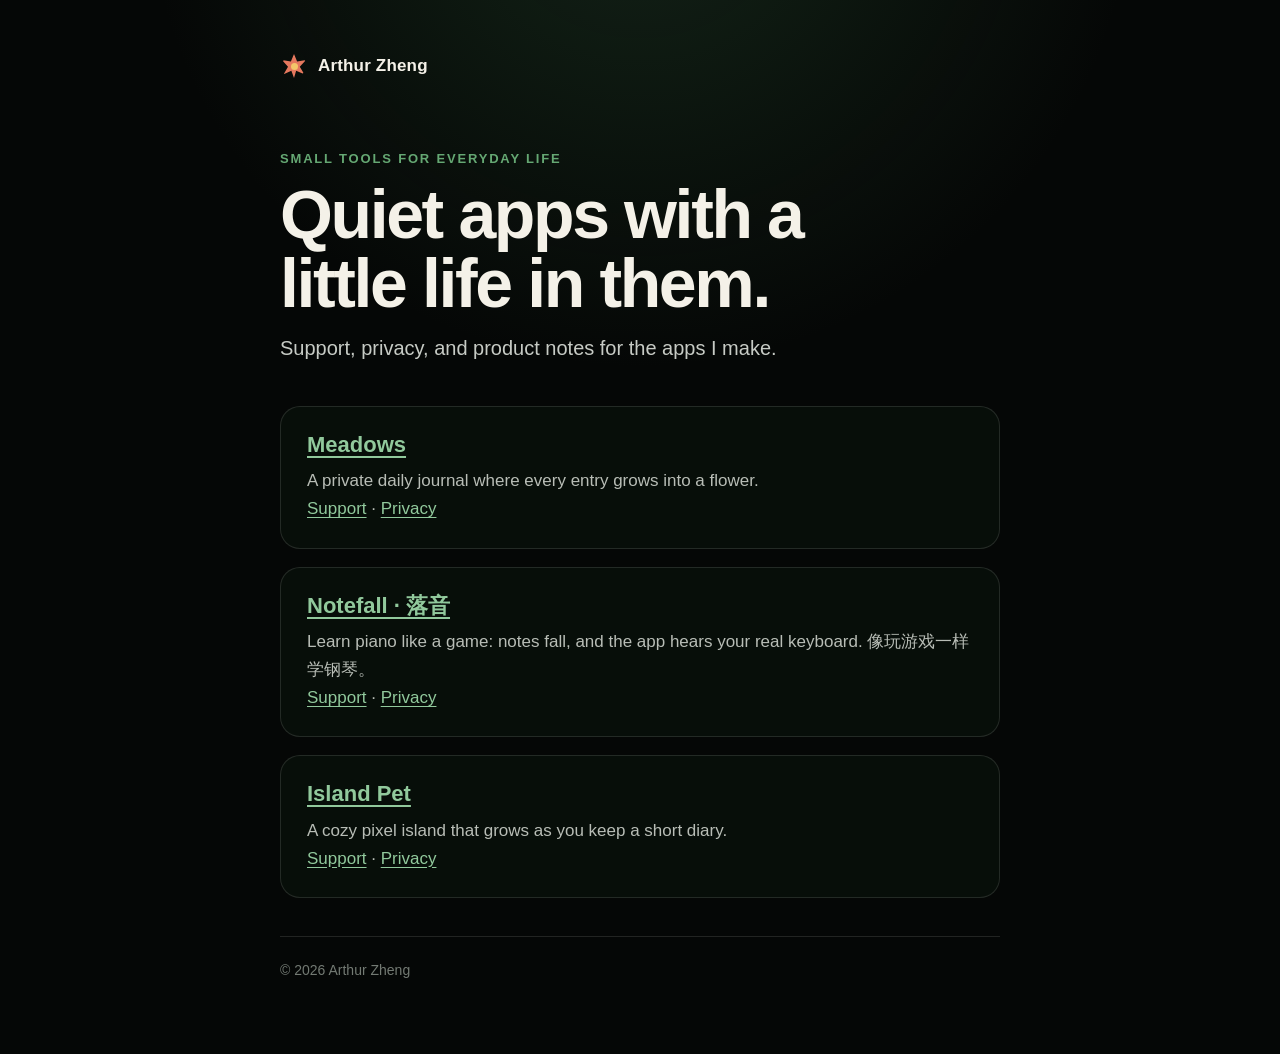
<file: index.html>
<!doctype html>
<html lang="en">
<head>
  <meta charset="utf-8">
  <meta name="viewport" content="width=device-width, initial-scale=1">
  <meta name="theme-color" content="#050706">
  <meta name="description" content="Support and privacy pages for Arthur Zheng's apps.">
  <title>Arthur Zheng — Apps</title>
  <link rel="stylesheet" href="styles.css">
</head>
<body>
  <main class="page">
    <nav class="nav" aria-label="Main navigation">
      <a class="brand" href="./"><span class="flower" aria-hidden="true"></span>Arthur Zheng</a>
    </nav>
    <span class="eyebrow">Small tools for everyday life</span>
    <h1>Quiet apps with a little life in them.</h1>
    <p class="lede">Support, privacy, and product notes for the apps I make.</p>
    <div class="card">
      <h2><a href="meadows/">Meadows</a></h2>
      <p>A private daily journal where every entry grows into a flower.</p>
      <p><a href="meadows/support/">Support</a> · <a href="meadows/privacy/">Privacy</a></p>
    </div>
    <div class="card">
      <h2><a href="pianokid/">Notefall · 落音</a></h2>
      <p>Learn piano like a game: notes fall, and the app hears your real keyboard. 像玩游戏一样学钢琴。</p>
      <p><a href="pianokid/support/">Support</a> · <a href="pianokid/privacy/">Privacy</a></p>
    </div>
    <div class="card">
      <h2><a href="islandpet/">Island Pet</a></h2>
      <p>A cozy pixel island that grows as you keep a short diary.</p>
      <p><a href="islandpet/support/">Support</a> · <a href="islandpet/privacy/">Privacy</a></p>
    </div>
    <footer>© 2026 Arthur Zheng</footer>
  </main>
</body>
</html>
</file>
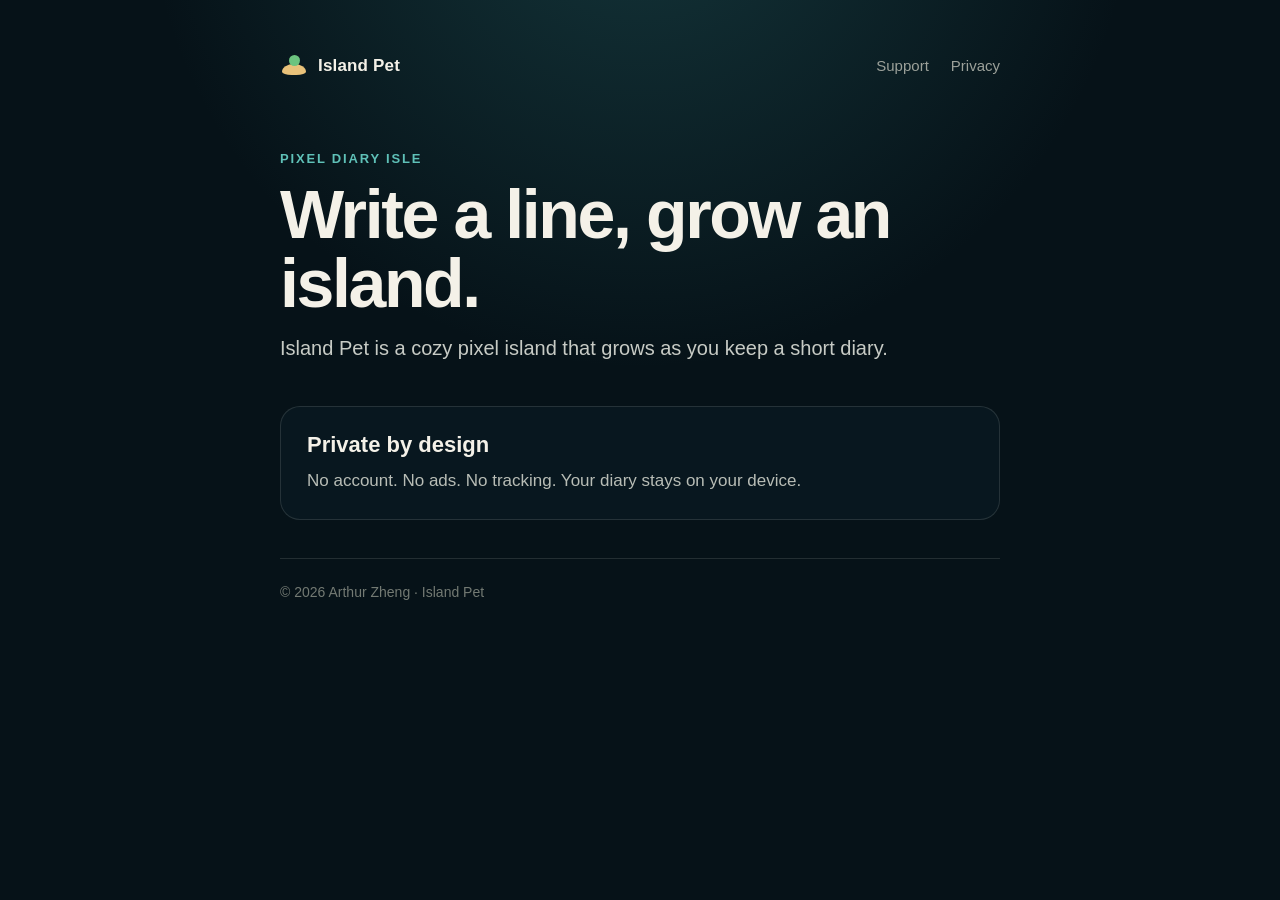
<file: islandpet/index.html>
<!doctype html>
<html lang="en">
<head>
  <meta charset="utf-8">
  <meta name="viewport" content="width=device-width, initial-scale=1">
  <meta name="theme-color" content="#061218">
  <meta name="description" content="Island Pet: Pixel Diary Isle. Write a line, grow an island.">
  <title>Island Pet</title>
  <link rel="stylesheet" href="styles.css">
</head>
<body>
  <main class="page">
    <nav class="nav" aria-label="Main navigation">
      <a class="brand" href="./"><span class="island" aria-hidden="true"></span>Island Pet</a>
      <div class="nav-links">
        <a href="support/">Support</a>
        <a href="privacy/">Privacy</a>
      </div>
    </nav>
    <span class="eyebrow">Pixel Diary Isle</span>
    <h1>Write a line, grow an island.</h1>
    <p class="lede">Island Pet is a cozy pixel island that grows as you keep a short diary.</p>
    <div class="card">
      <h2>Private by design</h2>
      <p>No account. No ads. No tracking. Your diary stays on your device.</p>
    </div>
    <footer>© 2026 Arthur Zheng · Island Pet</footer>
  </main>
</body>
</html>
</file>
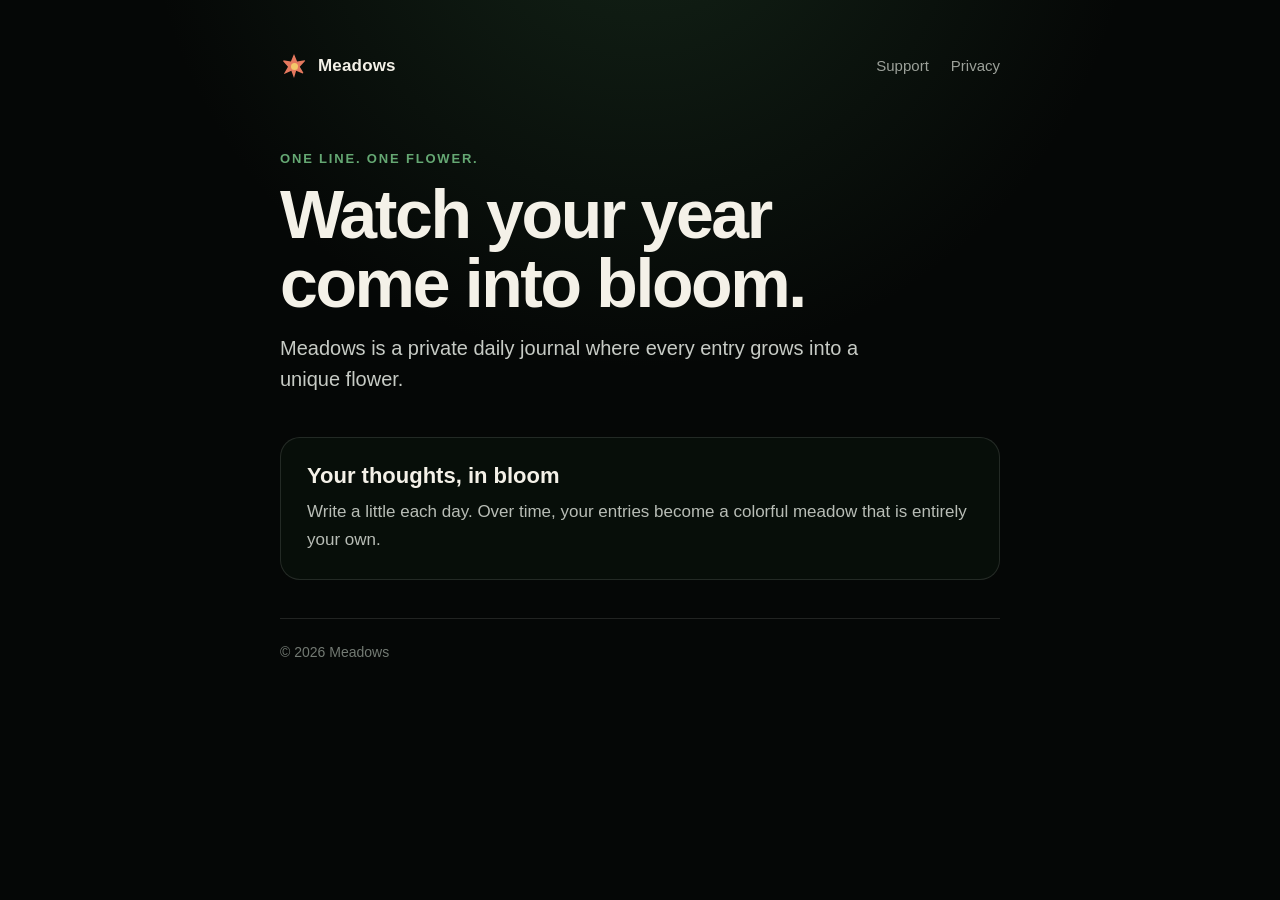
<file: meadows/index.html>
<!doctype html>
<html lang="en">
<head>
  <meta charset="utf-8">
  <meta name="viewport" content="width=device-width, initial-scale=1">
  <meta name="theme-color" content="#050706">
  <meta name="description" content="Meadows turns one line a day into a field of flowers.">
  <title>Meadows</title>
  <link rel="stylesheet" href="styles.css">
</head>
<body>
  <main class="page">
    <nav class="nav" aria-label="Main navigation">
      <a class="brand" href="./"><span class="flower" aria-hidden="true"></span>Meadows</a>
      <div class="nav-links">
        <a href="support/">Support</a>
        <a href="privacy/">Privacy</a>
      </div>
    </nav>
    <span class="eyebrow">One line. One flower.</span>
    <h1>Watch your year come into bloom.</h1>
    <p class="lede">Meadows is a private daily journal where every entry grows into a unique flower.</p>
    <div class="card">
      <h2>Your thoughts, in bloom</h2>
      <p>Write a little each day. Over time, your entries become a colorful meadow that is entirely your own.</p>
    </div>
    <footer>© 2026 Meadows</footer>
  </main>
</body>
</html>
</file>
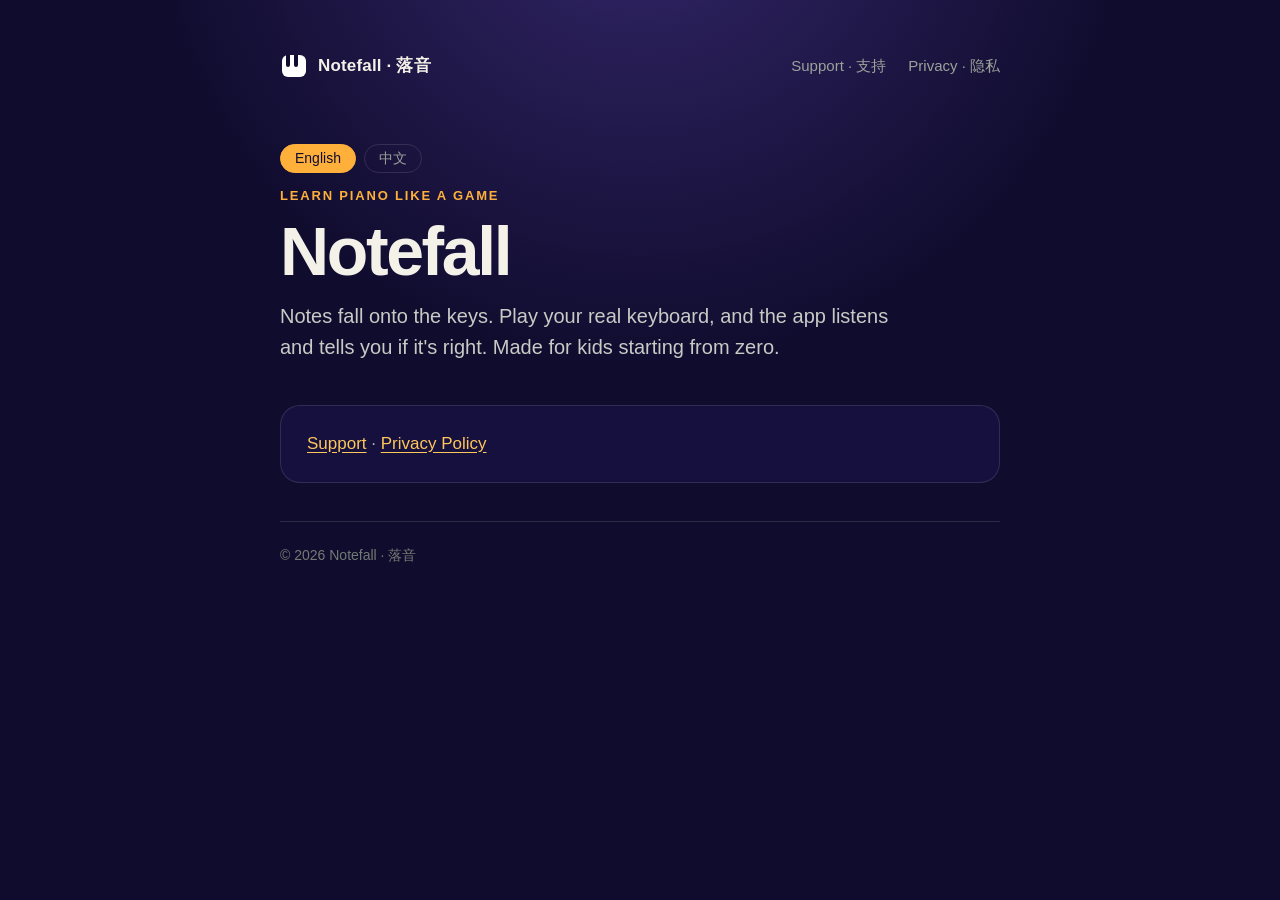
<file: pianokid/index.html>
<!doctype html>
<html lang="en" data-lang="">
<head>
  <meta charset="utf-8">
  <meta name="viewport" content="width=device-width, initial-scale=1">
  <meta name="theme-color" content="#100c2e">
  <meta name="description" content="Notefall teaches kids piano: notes fall onto the keys and the app hears your real keyboard.">
  <title>Notefall — Notefall 落音</title>
  <link rel="stylesheet" href="./styles.css">
  <script>
(function(){var d=document.documentElement,s;try{s=localStorage.getItem("pk-lang")}catch(e){}
var l=s||((navigator.language||"").toLowerCase().indexOf("zh")===0?"zh":"en");
function set(v){d.setAttribute("data-lang",v);try{localStorage.setItem("pk-lang",v)}catch(e){}
[].forEach.call(document.querySelectorAll(".langs button"),function(b){b.setAttribute("aria-pressed",b.dataset.l===v)})}
document.addEventListener("DOMContentLoaded",function(){[].forEach.call(document.querySelectorAll(".langs button"),function(b){b.onclick=function(){set(b.dataset.l)}});set(l)})})();
</script>
</head>
<body>
  <main class="page">
    <nav class="nav" aria-label="Main navigation">
      <a class="brand" href="./"><span class="flower" aria-hidden="true"></span>Notefall · 落音</a>
      <div class="nav-links">
        <a href="./support/">Support · 支持</a>
        <a href="./privacy/">Privacy · 隐私</a>
      </div>
    </nav>
    <div class="langs"><button type="button" data-l="en">English</button><button type="button" data-l="zh">中文</button></div>

    <div lang="en">
      <span class="eyebrow">Learn piano like a game</span>
      <h1>Notefall</h1>
      <p class="lede">Notes fall onto the keys. Play your real keyboard, and the app listens and tells you if it's right. Made for kids starting from zero.</p>
    </div>
    <div lang="zh-Hans">
      <span class="eyebrow">像玩游戏一样学钢琴</span>
      <h1>落音</h1>
      <p class="lede">音符落到琴键上，在真的琴上弹，App 听得出弹得对不对。专为零基础的小朋友设计。</p>
    </div>
    <div class="card">
      <p lang="en"><a href="support/">Support</a> · <a href="privacy/">Privacy Policy</a></p>
      <p lang="zh-Hans"><a href="support/">使用支持</a> · <a href="privacy/">隐私政策</a></p>
    </div>
    <footer>© 2026 Notefall · 落音</footer>
  </main>
</body>
</html>
</file>
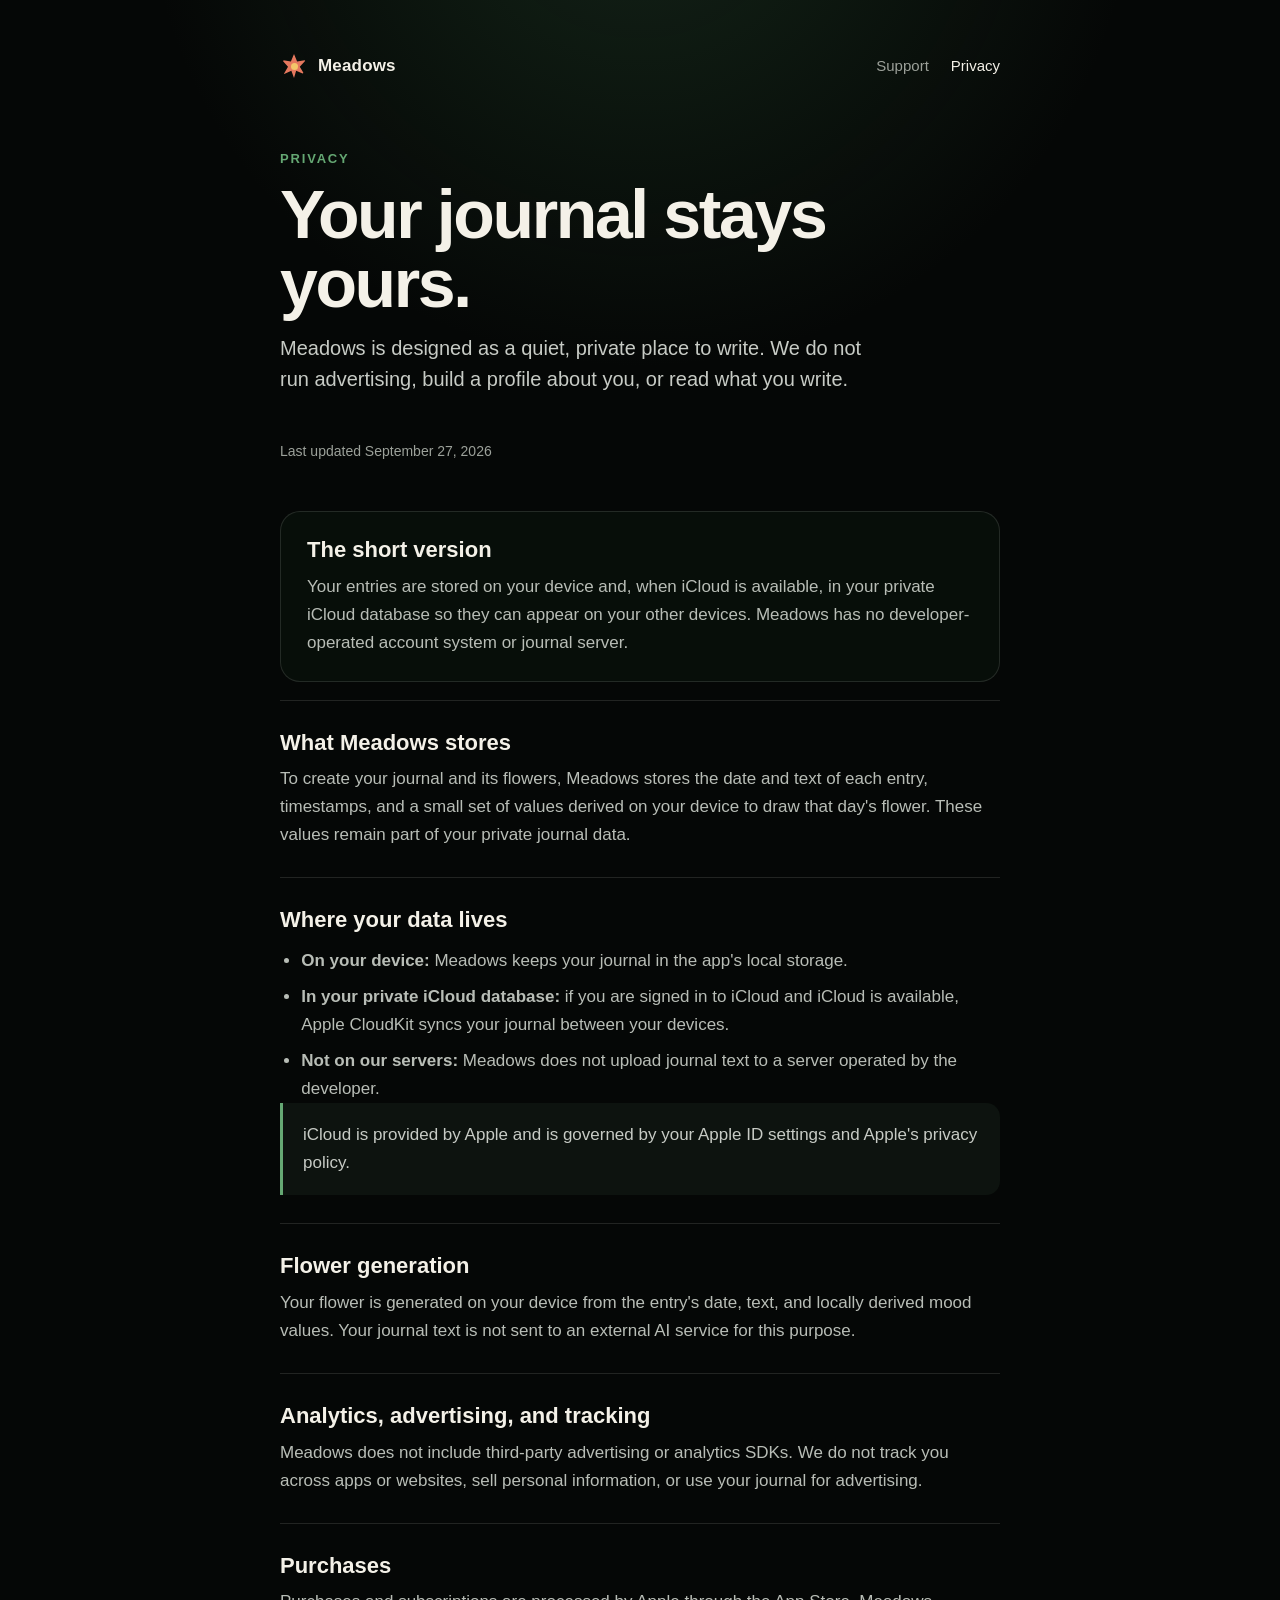
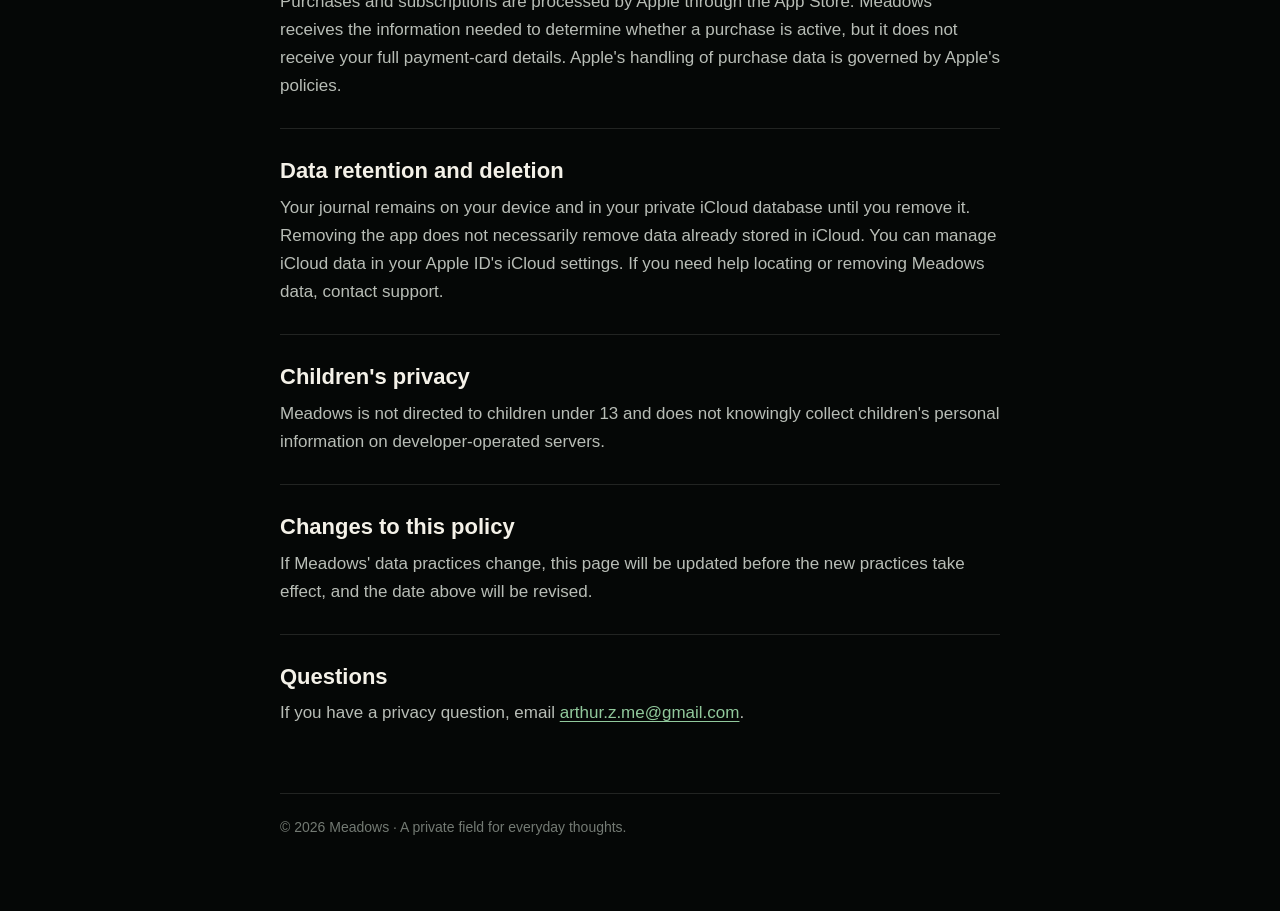
<file: privacy/index.html>
<!doctype html>
<html lang="en">
<head>
  <meta charset="utf-8">
  <meta name="viewport" content="width=device-width, initial-scale=1">
  <meta name="theme-color" content="#050706">
  <meta name="description" content="Privacy policy for Meadows, a private daily journal that grows into a field of flowers.">
  <title>Privacy — Meadows</title>
  <link rel="stylesheet" href="../styles.css">
</head>
<body>
  <main class="page">
    <nav class="nav" aria-label="Main navigation">
      <a class="brand" href="../"><span class="flower" aria-hidden="true"></span>Meadows</a>
      <div class="nav-links">
        <a href="../support/">Support</a>
        <a href="./" aria-current="page">Privacy</a>
      </div>
    </nav>

    <span class="eyebrow">Privacy</span>
    <h1>Your journal stays yours.</h1>
    <p class="lede">Meadows is designed as a quiet, private place to write. We do not run advertising, build a profile about you, or read what you write.</p>
    <span class="updated">Last updated September 27, 2026</span>

    <div class="card">
      <h2>The short version</h2>
      <p>Your entries are stored on your device and, when iCloud is available, in your private iCloud database so they can appear on your other devices. Meadows has no developer-operated account system or journal server.</p>
    </div>

    <section>
      <h2>What Meadows stores</h2>
      <p>To create your journal and its flowers, Meadows stores the date and text of each entry, timestamps, and a small set of values derived on your device to draw that day's flower. These values remain part of your private journal data.</p>
    </section>

    <section>
      <h2>Where your data lives</h2>
      <ul>
        <li><strong>On your device:</strong> Meadows keeps your journal in the app's local storage.</li>
        <li><strong>In your private iCloud database:</strong> if you are signed in to iCloud and iCloud is available, Apple CloudKit syncs your journal between your devices.</li>
        <li><strong>Not on our servers:</strong> Meadows does not upload journal text to a server operated by the developer.</li>
      </ul>
      <p class="note">iCloud is provided by Apple and is governed by your Apple ID settings and Apple's privacy policy.</p>
    </section>

    <section>
      <h2>Flower generation</h2>
      <p>Your flower is generated on your device from the entry's date, text, and locally derived mood values. Your journal text is not sent to an external AI service for this purpose.</p>
    </section>

    <section>
      <h2>Analytics, advertising, and tracking</h2>
      <p>Meadows does not include third-party advertising or analytics SDKs. We do not track you across apps or websites, sell personal information, or use your journal for advertising.</p>
    </section>

    <section>
      <h2>Purchases</h2>
      <p>Purchases and subscriptions are processed by Apple through the App Store. Meadows receives the information needed to determine whether a purchase is active, but it does not receive your full payment-card details. Apple's handling of purchase data is governed by Apple's policies.</p>
    </section>

    <section>
      <h2>Data retention and deletion</h2>
      <p>Your journal remains on your device and in your private iCloud database until you remove it. Removing the app does not necessarily remove data already stored in iCloud. You can manage iCloud data in your Apple ID's iCloud settings. If you need help locating or removing Meadows data, contact support.</p>
    </section>

    <section>
      <h2>Children's privacy</h2>
      <p>Meadows is not directed to children under 13 and does not knowingly collect children's personal information on developer-operated servers.</p>
    </section>

    <section>
      <h2>Changes to this policy</h2>
      <p>If Meadows' data practices change, this page will be updated before the new practices take effect, and the date above will be revised.</p>
    </section>

    <section>
      <h2>Questions</h2>
      <p>If you have a privacy question, email <a href="mailto:arthur.z.me@gmail.com?subject=Meadows%20privacy">arthur.z.me@gmail.com</a>.</p>
    </section>

    <footer>© 2026 Meadows · A private field for everyday thoughts.</footer>
  </main>
</body>
</html>
</file>
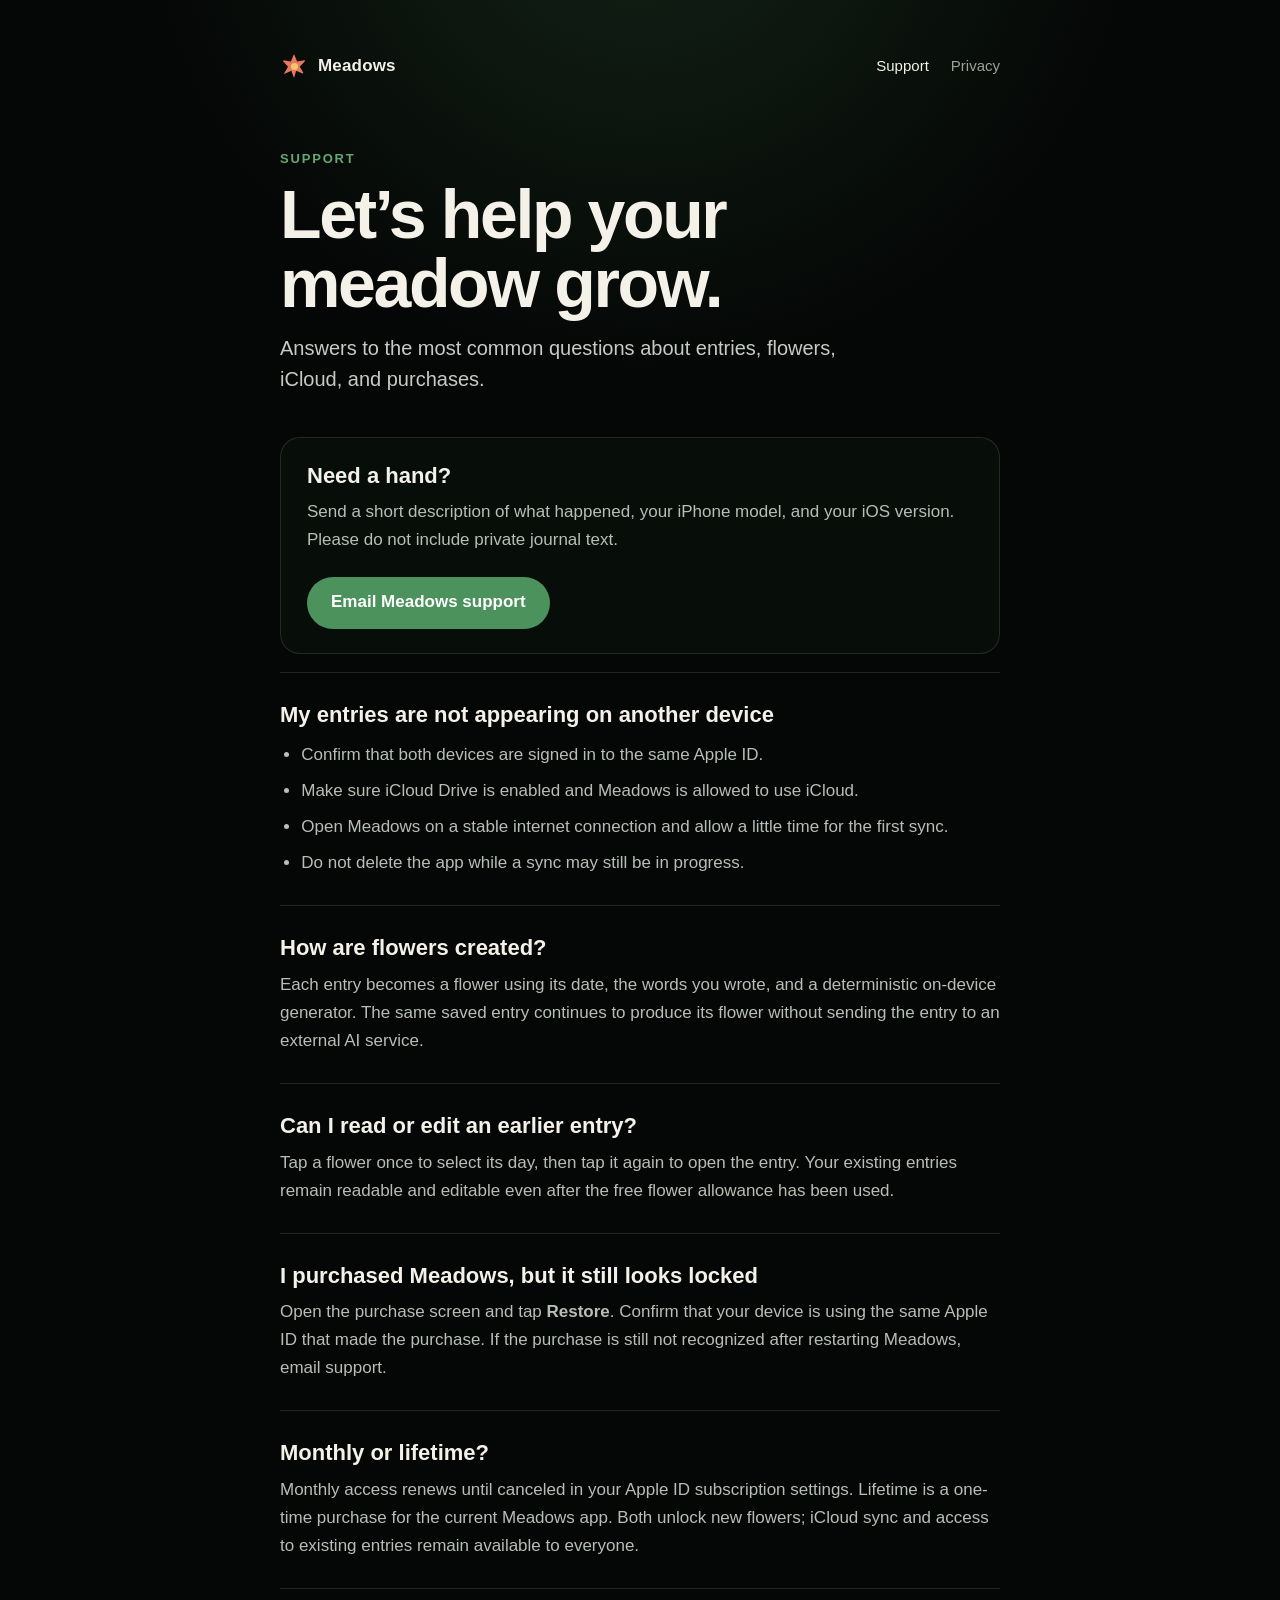
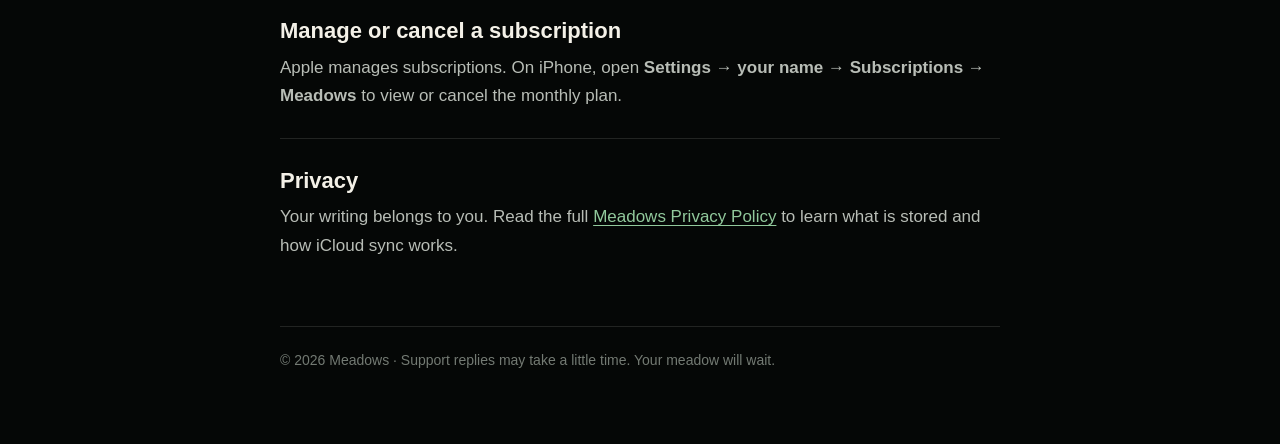
<file: support/index.html>
<!doctype html>
<html lang="en">
<head>
  <meta charset="utf-8">
  <meta name="viewport" content="width=device-width, initial-scale=1">
  <meta name="theme-color" content="#050706">
  <meta name="description" content="Help and support for Meadows, the daily flower journal.">
  <title>Support — Meadows</title>
  <link rel="stylesheet" href="../styles.css">
</head>
<body>
  <main class="page">
    <nav class="nav" aria-label="Main navigation">
      <a class="brand" href="../"><span class="flower" aria-hidden="true"></span>Meadows</a>
      <div class="nav-links">
        <a href="./" aria-current="page">Support</a>
        <a href="../privacy/">Privacy</a>
      </div>
    </nav>

    <span class="eyebrow">Support</span>
    <h1>Let’s help your meadow grow.</h1>
    <p class="lede">Answers to the most common questions about entries, flowers, iCloud, and purchases.</p>

    <div class="card">
      <h2>Need a hand?</h2>
      <p>Send a short description of what happened, your iPhone model, and your iOS version. Please do not include private journal text.</p>
      <a class="button" href="mailto:arthur.z.me@gmail.com?subject=Meadows%20support">Email Meadows support</a>
    </div>

    <section>
      <h2>My entries are not appearing on another device</h2>
      <ul>
        <li>Confirm that both devices are signed in to the same Apple ID.</li>
        <li>Make sure iCloud Drive is enabled and Meadows is allowed to use iCloud.</li>
        <li>Open Meadows on a stable internet connection and allow a little time for the first sync.</li>
        <li>Do not delete the app while a sync may still be in progress.</li>
      </ul>
    </section>

    <section>
      <h2>How are flowers created?</h2>
      <p>Each entry becomes a flower using its date, the words you wrote, and a deterministic on-device generator. The same saved entry continues to produce its flower without sending the entry to an external AI service.</p>
    </section>

    <section>
      <h2>Can I read or edit an earlier entry?</h2>
      <p>Tap a flower once to select its day, then tap it again to open the entry. Your existing entries remain readable and editable even after the free flower allowance has been used.</p>
    </section>

    <section>
      <h2>I purchased Meadows, but it still looks locked</h2>
      <p>Open the purchase screen and tap <strong>Restore</strong>. Confirm that your device is using the same Apple ID that made the purchase. If the purchase is still not recognized after restarting Meadows, email support.</p>
    </section>

    <section>
      <h2>Monthly or lifetime?</h2>
      <p>Monthly access renews until canceled in your Apple ID subscription settings. Lifetime is a one-time purchase for the current Meadows app. Both unlock new flowers; iCloud sync and access to existing entries remain available to everyone.</p>
    </section>

    <section>
      <h2>Manage or cancel a subscription</h2>
      <p>Apple manages subscriptions. On iPhone, open <strong>Settings → your name → Subscriptions → Meadows</strong> to view or cancel the monthly plan.</p>
    </section>

    <section>
      <h2>Privacy</h2>
      <p>Your writing belongs to you. Read the full <a href="../privacy/">Meadows Privacy Policy</a> to learn what is stored and how iCloud sync works.</p>
    </section>

    <footer>© 2026 Meadows · Support replies may take a little time. Your meadow will wait.</footer>
  </main>
</body>
</html>
</file>
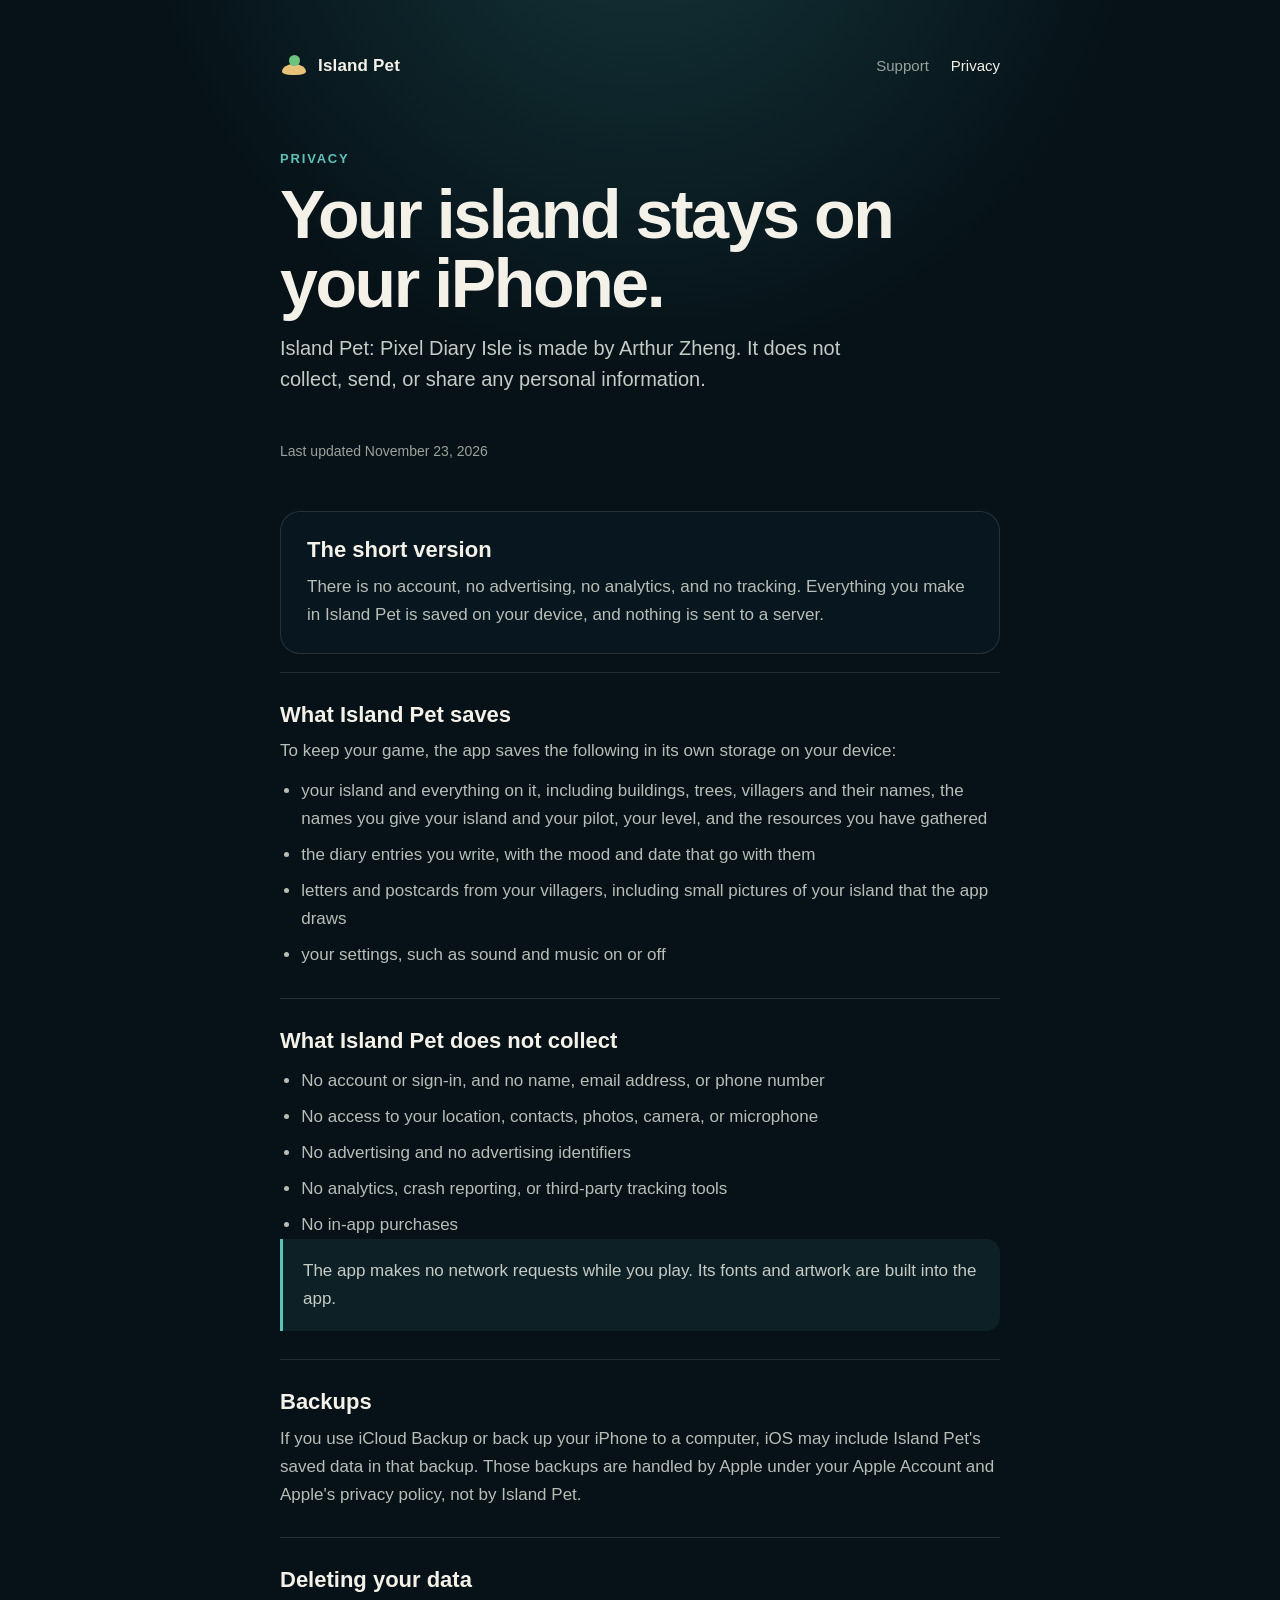
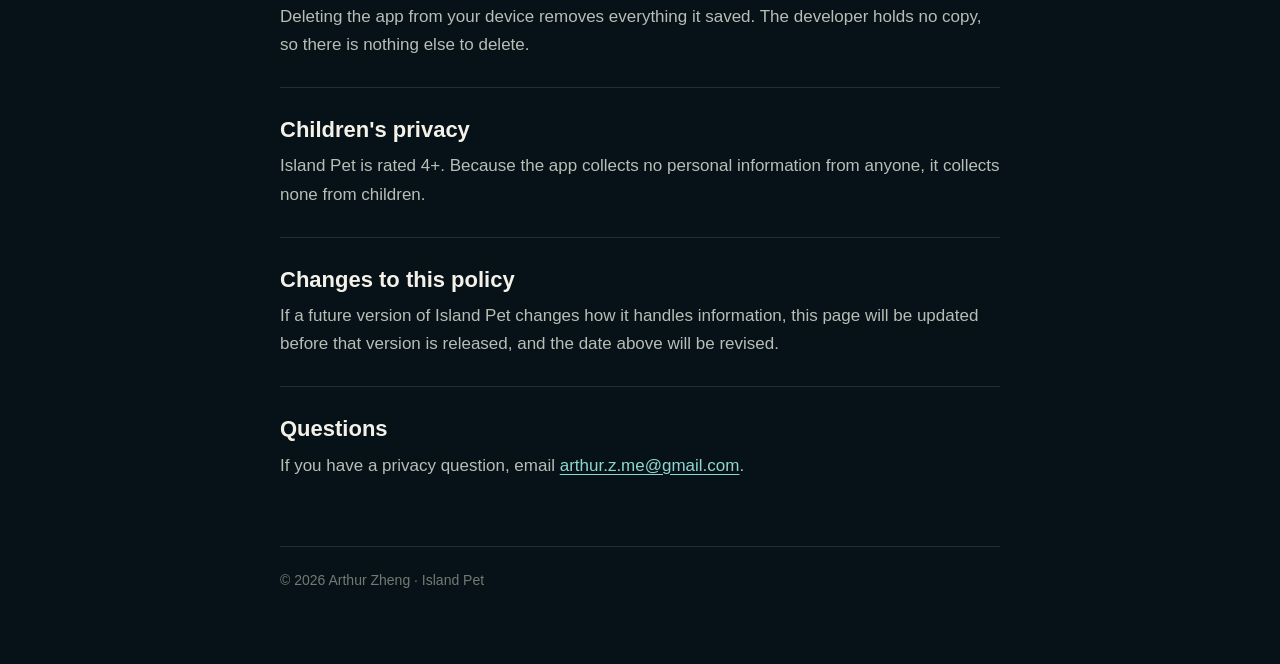
<file: islandpet/privacy/index.html>
<!doctype html>
<html lang="en">
<head>
  <meta charset="utf-8">
  <meta name="viewport" content="width=device-width, initial-scale=1">
  <meta name="theme-color" content="#061218">
  <meta name="description" content="Privacy policy for Island Pet: Pixel Diary Isle.">
  <title>Privacy — Island Pet</title>
  <link rel="stylesheet" href="../styles.css">
</head>
<body>
  <main class="page">
    <nav class="nav" aria-label="Main navigation">
      <a class="brand" href="../"><span class="island" aria-hidden="true"></span>Island Pet</a>
      <div class="nav-links">
        <a href="../support/">Support</a>
        <a href="./" aria-current="page">Privacy</a>
      </div>
    </nav>

    <span class="eyebrow">Privacy</span>
    <h1>Your island stays on your iPhone.</h1>
    <p class="lede">Island Pet: Pixel Diary Isle is made by Arthur Zheng. It does not collect, send, or share any personal information.</p>
    <span class="updated">Last updated November 23, 2026</span>

    <div class="card">
      <h2>The short version</h2>
      <p>There is no account, no advertising, no analytics, and no tracking. Everything you make in Island Pet is saved on your device, and nothing is sent to a server.</p>
    </div>

    <section>
      <h2>What Island Pet saves</h2>
      <p>To keep your game, the app saves the following in its own storage on your device:</p>
      <ul>
        <li>your island and everything on it, including buildings, trees, villagers and their names, the names you give your island and your pilot, your level, and the resources you have gathered</li>
        <li>the diary entries you write, with the mood and date that go with them</li>
        <li>letters and postcards from your villagers, including small pictures of your island that the app draws</li>
        <li>your settings, such as sound and music on or off</li>
      </ul>
    </section>

    <section>
      <h2>What Island Pet does not collect</h2>
      <ul>
        <li>No account or sign-in, and no name, email address, or phone number</li>
        <li>No access to your location, contacts, photos, camera, or microphone</li>
        <li>No advertising and no advertising identifiers</li>
        <li>No analytics, crash reporting, or third-party tracking tools</li>
        <li>No in-app purchases</li>
      </ul>
      <p class="note">The app makes no network requests while you play. Its fonts and artwork are built into the app.</p>
    </section>

    <section>
      <h2>Backups</h2>
      <p>If you use iCloud Backup or back up your iPhone to a computer, iOS may include Island Pet's saved data in that backup. Those backups are handled by Apple under your Apple Account and Apple's privacy policy, not by Island Pet.</p>
    </section>

    <section>
      <h2>Deleting your data</h2>
      <p>Deleting the app from your device removes everything it saved. The developer holds no copy, so there is nothing else to delete.</p>
    </section>

    <section>
      <h2>Children's privacy</h2>
      <p>Island Pet is rated 4+. Because the app collects no personal information from anyone, it collects none from children.</p>
    </section>

    <section>
      <h2>Changes to this policy</h2>
      <p>If a future version of Island Pet changes how it handles information, this page will be updated before that version is released, and the date above will be revised.</p>
    </section>

    <section>
      <h2>Questions</h2>
      <p>If you have a privacy question, email <a href="mailto:arthur.z.me@gmail.com?subject=Island%20Pet%20privacy">arthur.z.me@gmail.com</a>.</p>
    </section>

    <footer>© 2026 Arthur Zheng · Island Pet</footer>
  </main>
</body>
</html>
</file>
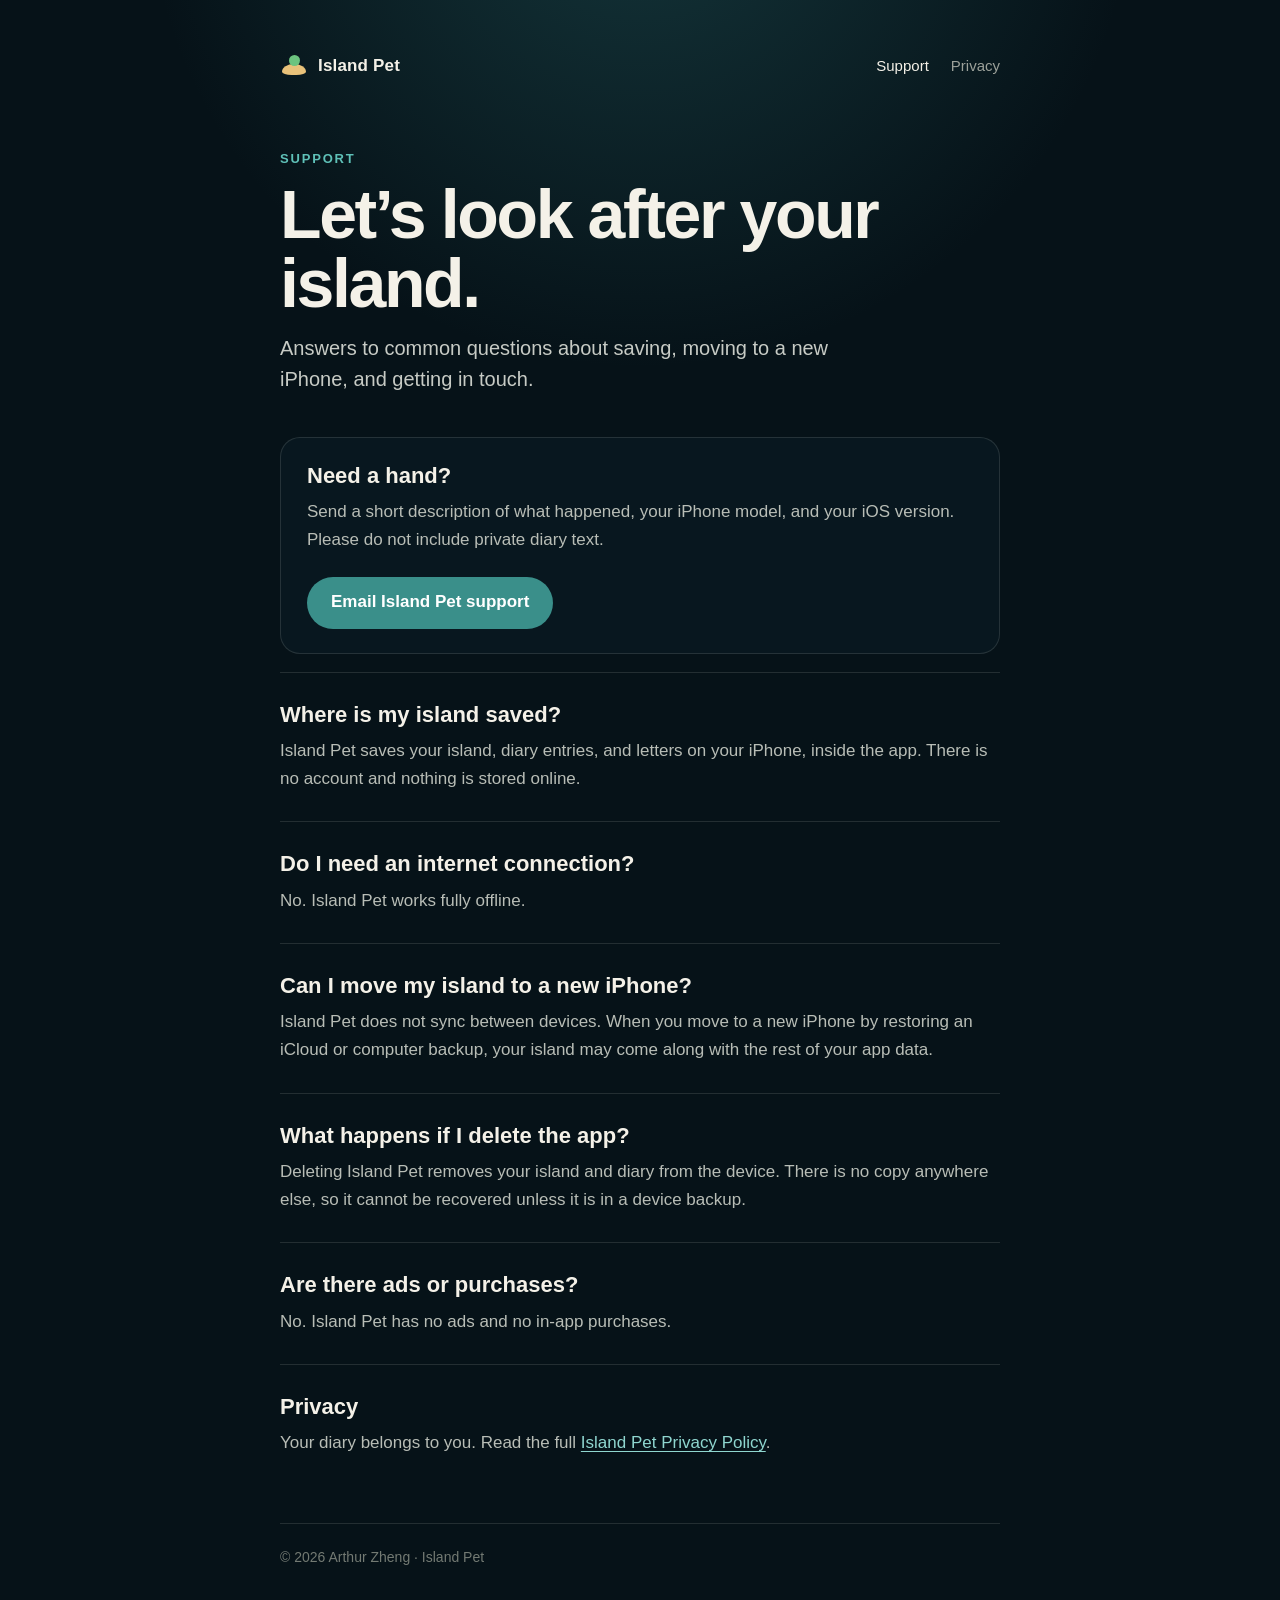
<file: islandpet/support/index.html>
<!doctype html>
<html lang="en">
<head>
  <meta charset="utf-8">
  <meta name="viewport" content="width=device-width, initial-scale=1">
  <meta name="theme-color" content="#061218">
  <meta name="description" content="Help and support for Island Pet: Pixel Diary Isle.">
  <title>Support — Island Pet</title>
  <link rel="stylesheet" href="../styles.css">
</head>
<body>
  <main class="page">
    <nav class="nav" aria-label="Main navigation">
      <a class="brand" href="../"><span class="island" aria-hidden="true"></span>Island Pet</a>
      <div class="nav-links">
        <a href="./" aria-current="page">Support</a>
        <a href="../privacy/">Privacy</a>
      </div>
    </nav>

    <span class="eyebrow">Support</span>
    <h1>Let’s look after your island.</h1>
    <p class="lede">Answers to common questions about saving, moving to a new iPhone, and getting in touch.</p>

    <div class="card">
      <h2>Need a hand?</h2>
      <p>Send a short description of what happened, your iPhone model, and your iOS version. Please do not include private diary text.</p>
      <a class="button" href="mailto:arthur.z.me@gmail.com?subject=Island%20Pet%20support">Email Island Pet support</a>
    </div>

    <section>
      <h2>Where is my island saved?</h2>
      <p>Island Pet saves your island, diary entries, and letters on your iPhone, inside the app. There is no account and nothing is stored online.</p>
    </section>

    <section>
      <h2>Do I need an internet connection?</h2>
      <p>No. Island Pet works fully offline.</p>
    </section>

    <section>
      <h2>Can I move my island to a new iPhone?</h2>
      <p>Island Pet does not sync between devices. When you move to a new iPhone by restoring an iCloud or computer backup, your island may come along with the rest of your app data.</p>
    </section>

    <section>
      <h2>What happens if I delete the app?</h2>
      <p>Deleting Island Pet removes your island and diary from the device. There is no copy anywhere else, so it cannot be recovered unless it is in a device backup.</p>
    </section>

    <section>
      <h2>Are there ads or purchases?</h2>
      <p>No. Island Pet has no ads and no in-app purchases.</p>
    </section>

    <section>
      <h2>Privacy</h2>
      <p>Your diary belongs to you. Read the full <a href="../privacy/">Island Pet Privacy Policy</a>.</p>
    </section>

    <footer>© 2026 Arthur Zheng · Island Pet</footer>
  </main>
</body>
</html>
</file>
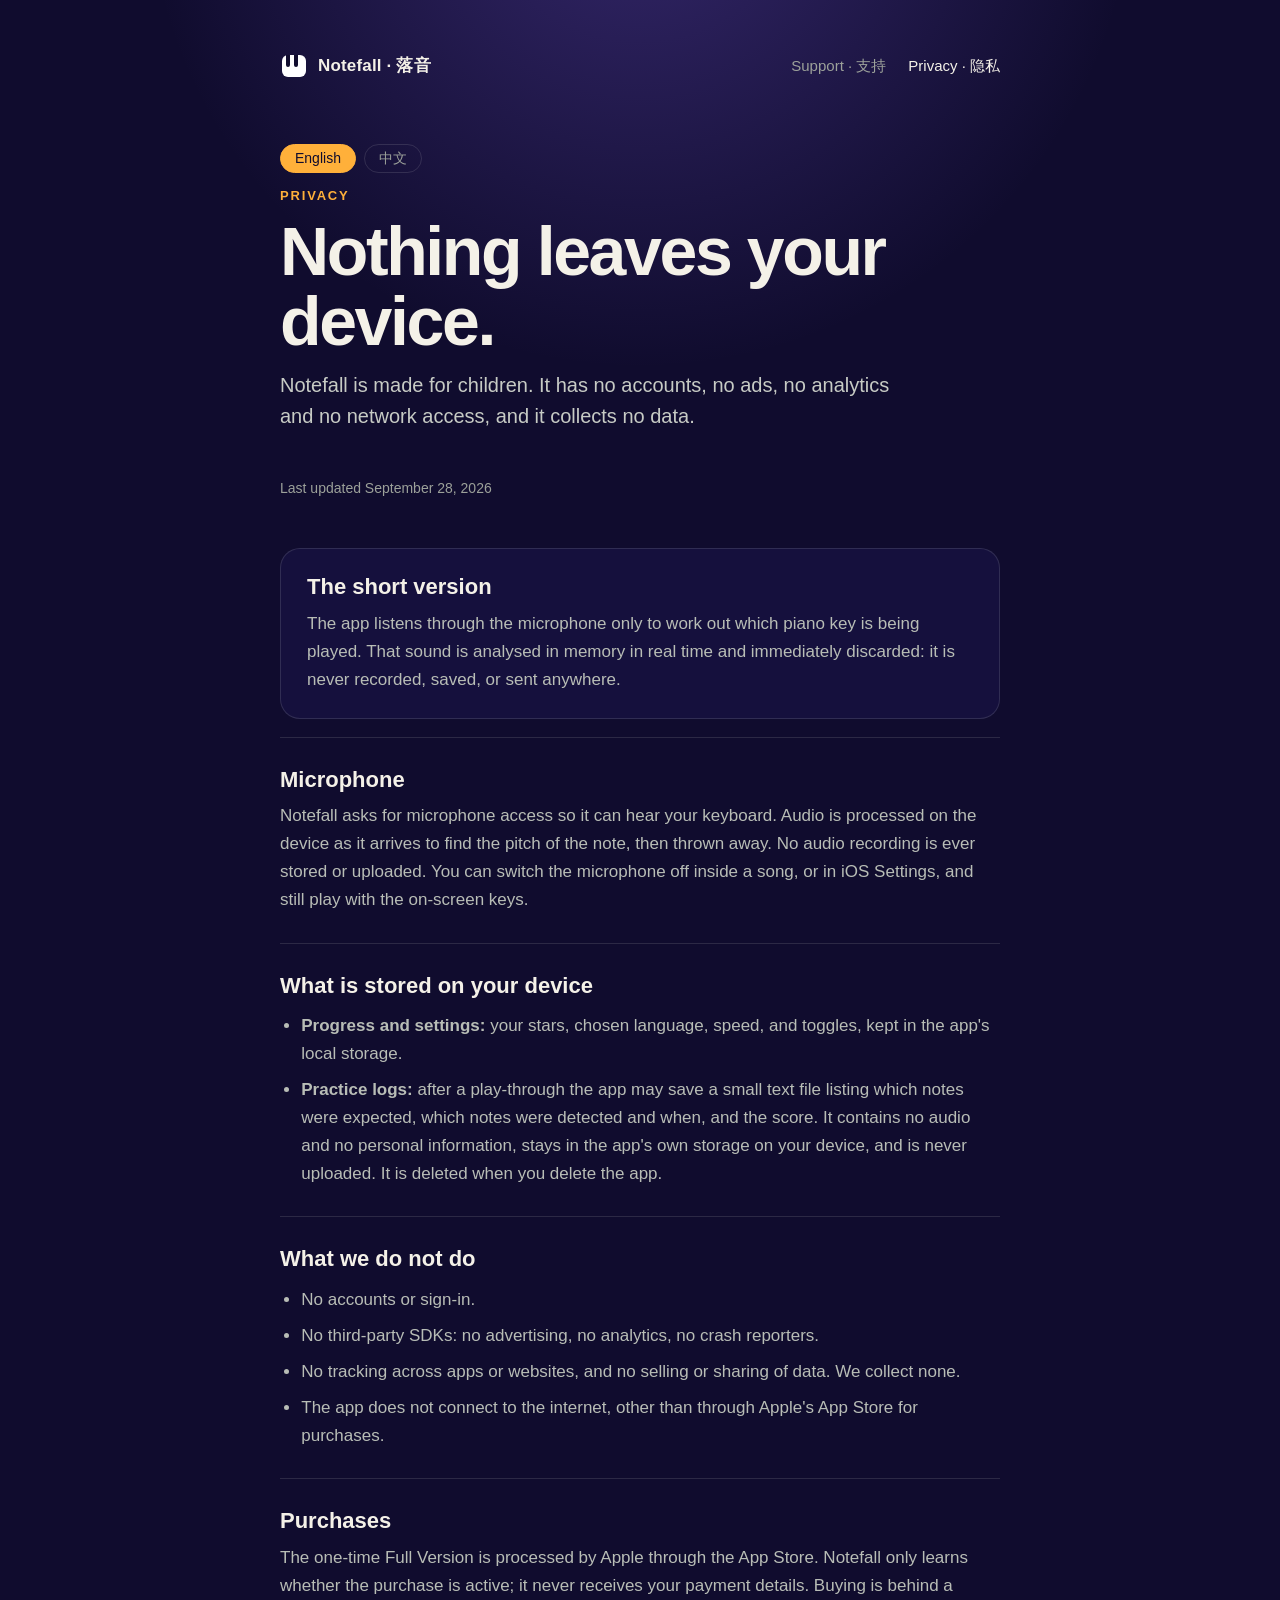
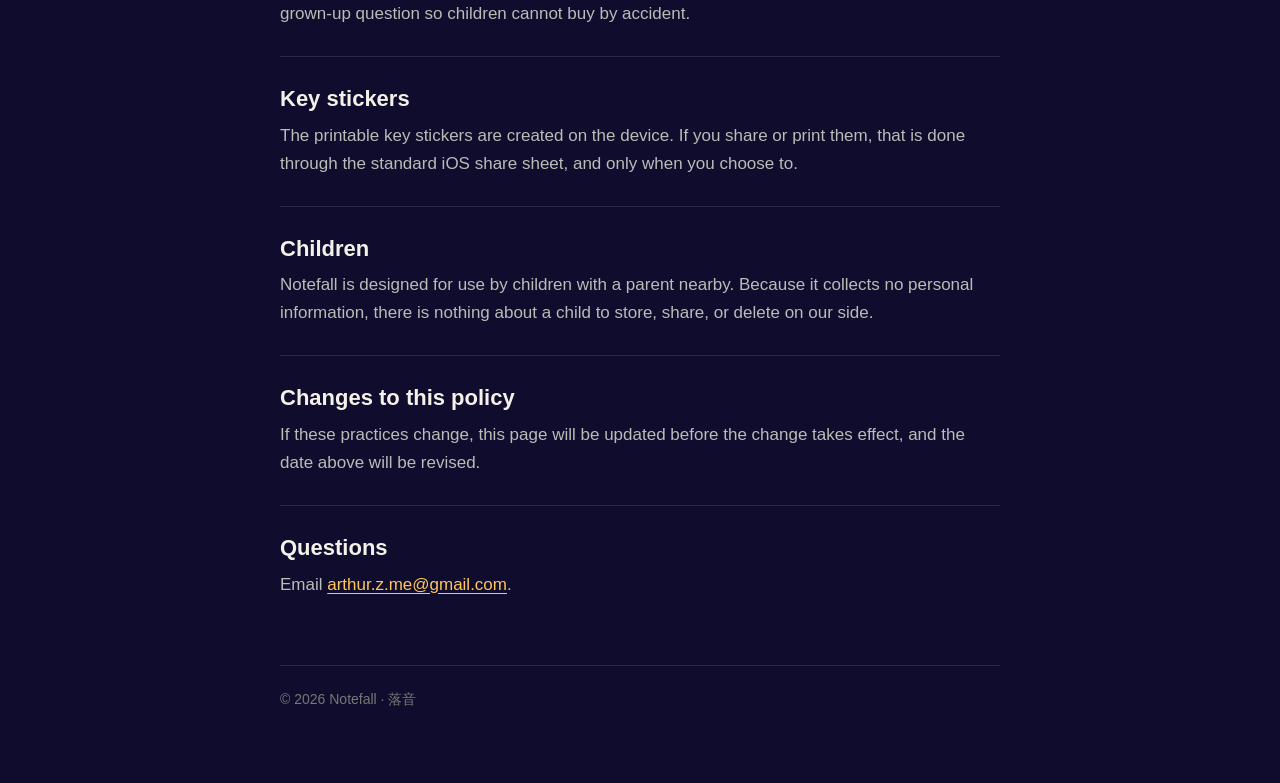
<file: pianokid/privacy/index.html>
<!doctype html>
<html lang="en" data-lang="">
<head>
  <meta charset="utf-8">
  <meta name="viewport" content="width=device-width, initial-scale=1">
  <meta name="theme-color" content="#100c2e">
  <meta name="description" content="Notefall privacy policy: no data collected, microphone audio is never recorded.">
  <title>Privacy — Notefall 落音</title>
  <link rel="stylesheet" href="../styles.css">
  <script>
(function(){var d=document.documentElement,s;try{s=localStorage.getItem("pk-lang")}catch(e){}
var l=s||((navigator.language||"").toLowerCase().indexOf("zh")===0?"zh":"en");
function set(v){d.setAttribute("data-lang",v);try{localStorage.setItem("pk-lang",v)}catch(e){}
[].forEach.call(document.querySelectorAll(".langs button"),function(b){b.setAttribute("aria-pressed",b.dataset.l===v)})}
document.addEventListener("DOMContentLoaded",function(){[].forEach.call(document.querySelectorAll(".langs button"),function(b){b.onclick=function(){set(b.dataset.l)}});set(l)})})();
</script>
</head>
<body>
  <main class="page">
    <nav class="nav" aria-label="Main navigation">
      <a class="brand" href="../"><span class="flower" aria-hidden="true"></span>Notefall · 落音</a>
      <div class="nav-links">
        <a href="../support/">Support · 支持</a>
        <a href="../privacy/" aria-current="page">Privacy · 隐私</a>
      </div>
    </nav>
    <div class="langs"><button type="button" data-l="en">English</button><button type="button" data-l="zh">中文</button></div>

    <div lang="en">
      <span class="eyebrow">Privacy</span>
      <h1>Nothing leaves your device.</h1>
      <p class="lede">Notefall is made for children. It has no accounts, no ads, no analytics and no network access, and it collects no data.</p>
      <span class="updated">Last updated September 28, 2026</span>
    </div>
    <div lang="zh-Hans">
      <span class="eyebrow">隐私政策</span>
      <h1>数据不会离开你的设备。</h1>
      <p class="lede">落音是为孩子设计的：没有账号，没有广告，没有统计分析，不联网，也不收集任何数据。</p>
      <span class="updated">最后更新：2026 年 9 月 28 日</span>
    </div>

    <div lang="en">
    <div class="card">
      <h2>The short version</h2>
      <p>The app listens through the microphone only to work out which piano key is being played. That sound is analysed in memory in real time and immediately discarded: it is never recorded, saved, or sent anywhere.</p>
    </div>
    <section>
      <h2>Microphone</h2>
      <p>Notefall asks for microphone access so it can hear your keyboard. Audio is processed on the device as it arrives to find the pitch of the note, then thrown away. No audio recording is ever stored or uploaded. You can switch the microphone off inside a song, or in iOS Settings, and still play with the on-screen keys.</p>
    </section>
    <section>
      <h2>What is stored on your device</h2>
      <ul>
        <li><strong>Progress and settings:</strong> your stars, chosen language, speed, and toggles, kept in the app's local storage.</li>
        <li><strong>Practice logs:</strong> after a play-through the app may save a small text file listing which notes were expected, which notes were detected and when, and the score. It contains no audio and no personal information, stays in the app's own storage on your device, and is never uploaded. It is deleted when you delete the app.</li>
      </ul>
    </section>
    <section>
      <h2>What we do not do</h2>
      <ul>
        <li>No accounts or sign-in.</li>
        <li>No third-party SDKs: no advertising, no analytics, no crash reporters.</li>
        <li>No tracking across apps or websites, and no selling or sharing of data. We collect none.</li>
        <li>The app does not connect to the internet, other than through Apple's App Store for purchases.</li>
      </ul>
    </section>
    <section>
      <h2>Purchases</h2>
      <p>The one-time Full Version is processed by Apple through the App Store. Notefall only learns whether the purchase is active; it never receives your payment details. Buying is behind a grown-up question so children cannot buy by accident.</p>
    </section>
    <section>
      <h2>Key stickers</h2>
      <p>The printable key stickers are created on the device. If you share or print them, that is done through the standard iOS share sheet, and only when you choose to.</p>
    </section>
    <section>
      <h2>Children</h2>
      <p>Notefall is designed for use by children with a parent nearby. Because it collects no personal information, there is nothing about a child to store, share, or delete on our side.</p>
    </section>
    <section>
      <h2>Changes to this policy</h2>
      <p>If these practices change, this page will be updated before the change takes effect, and the date above will be revised.</p>
    </section>
    <section>
      <h2>Questions</h2>
      <p>Email <a href="mailto:arthur.z.me@gmail.com?subject=Notefall%20privacy">arthur.z.me@gmail.com</a>.</p>
    </section>
    </div>

    <div lang="zh-Hans">
    <div class="card">
      <h2>简单来说</h2>
      <p>App 使用麦克风只是为了判断你按的是哪个琴键。声音在内存中实时分析，随即丢弃：不会被录制、保存，也不会发送到任何地方。</p>
    </div>
    <section>
      <h2>麦克风</h2>
      <p>落音请求麦克风权限，是为了听你的琴。音频在设备上边收边分析，得出音高后立刻丢弃，绝不会保存或上传任何录音。你可以在歌曲里关掉麦克风，或在 iOS 设置中关闭权限，仍然可以用屏幕上的琴键弹奏。</p>
    </section>
    <section>
      <h2>设备上保存的内容</h2>
      <ul>
        <li><strong>进度和设置：</strong>星星、语言、速度和各个开关，保存在 App 的本地存储中。</li>
        <li><strong>练习记录：</strong>弹完一遍后，App 可能会保存一个很小的文本文件，记录应该弹的音、听到的音及时间、以及得分。里面没有音频，没有个人信息，只存在 App 自己的存储里，从不上传，删除 App 时一并删除。</li>
      </ul>
    </section>
    <section>
      <h2>我们不做的事</h2>
      <ul>
        <li>没有账号，不需要登录。</li>
        <li>没有第三方 SDK：没有广告、统计分析和崩溃收集。</li>
        <li>不跨 App 或网站追踪，不出售也不分享数据，因为我们不收集任何数据。</li>
        <li>除通过 App Store 进行购买外，App 不连接互联网。</li>
      </ul>
    </section>
    <section>
      <h2>购买</h2>
      <p>一次性购买的完整版由 Apple 通过 App Store 处理。落音只会知道购买是否有效，收不到你的支付信息。购买前有一道家长验证题，防止孩子误买。</p>
    </section>
    <section>
      <h2>琴键贴纸</h2>
      <p>可打印的琴键贴纸在设备上生成。分享或打印时使用 iOS 标准的分享面板，并且只在你主动操作时才会发生。</p>
    </section>
    <section>
      <h2>儿童</h2>
      <p>落音面向有家长陪伴的孩子使用。由于不收集任何个人信息，我们这边没有关于孩子的任何数据可存储、分享或删除。</p>
    </section>
    <section>
      <h2>政策变更</h2>
      <p>如果上述做法有变化，本页面会在变更生效前更新，并修改上面的日期。</p>
    </section>
    <section>
      <h2>联系我们</h2>
      <p>请发邮件至 <a href="mailto:arthur.z.me@gmail.com?subject=%E8%90%BD%E9%9F%B3%20privacy">arthur.z.me@gmail.com</a>。</p>
    </section>
    </div>
    <footer>© 2026 Notefall · 落音</footer>
  </main>
</body>
</html>
</file>
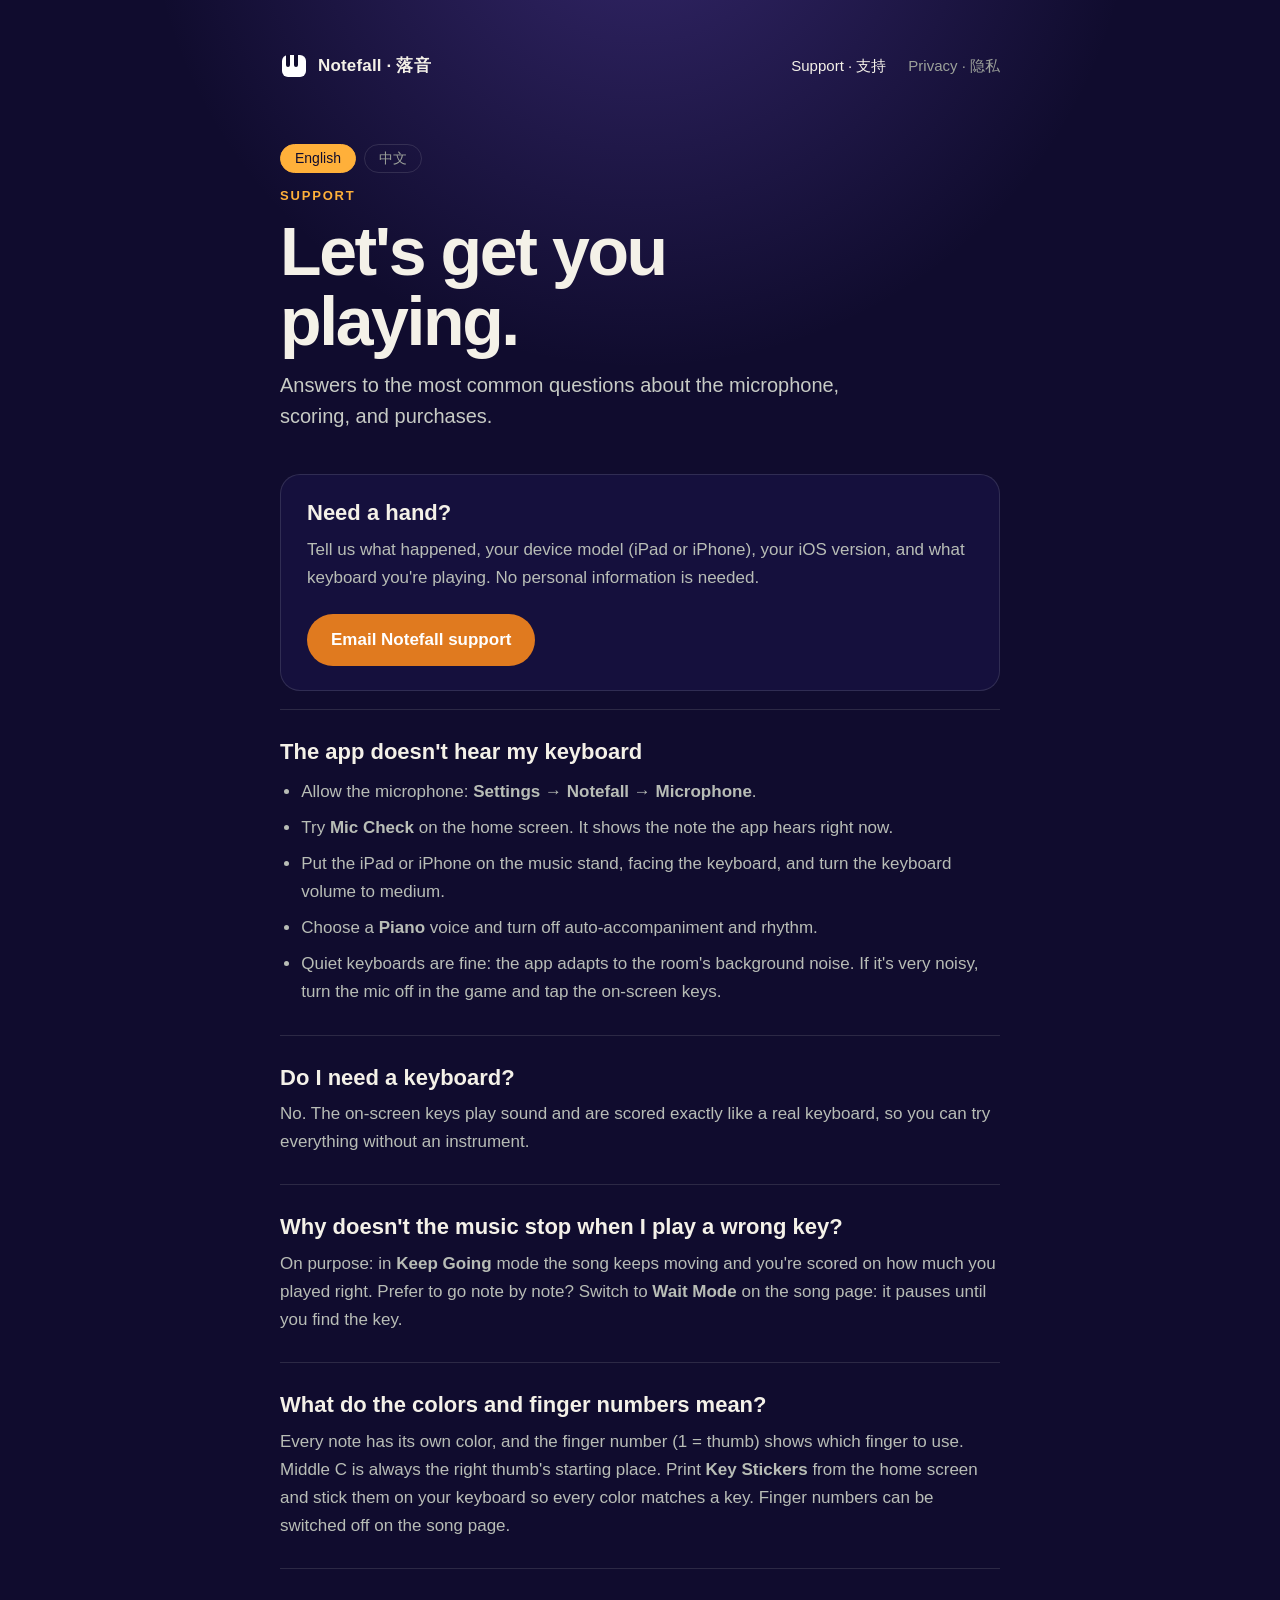
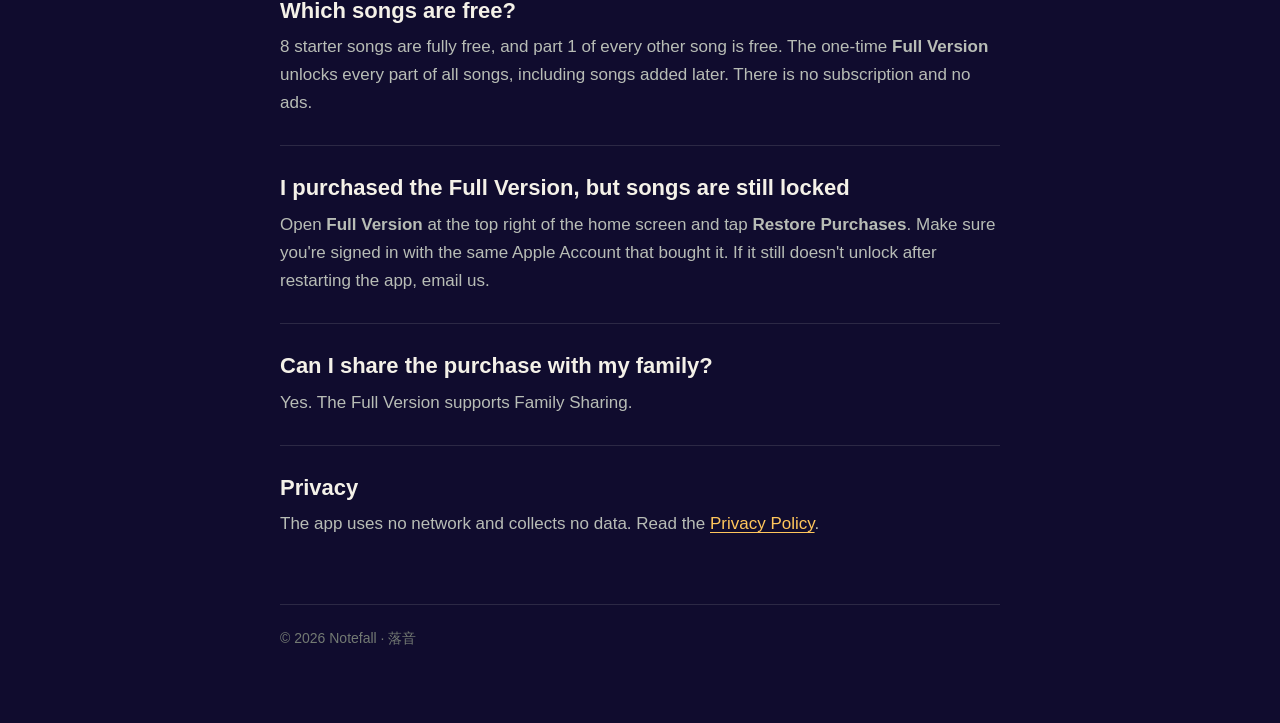
<file: pianokid/support/index.html>
<!doctype html>
<html lang="en" data-lang="">
<head>
  <meta charset="utf-8">
  <meta name="viewport" content="width=device-width, initial-scale=1">
  <meta name="theme-color" content="#100c2e">
  <meta name="description" content="Help and support for Notefall: microphone, scoring, purchases.">
  <title>Support — Notefall 落音</title>
  <link rel="stylesheet" href="../styles.css">
  <script>
(function(){var d=document.documentElement,s;try{s=localStorage.getItem("pk-lang")}catch(e){}
var l=s||((navigator.language||"").toLowerCase().indexOf("zh")===0?"zh":"en");
function set(v){d.setAttribute("data-lang",v);try{localStorage.setItem("pk-lang",v)}catch(e){}
[].forEach.call(document.querySelectorAll(".langs button"),function(b){b.setAttribute("aria-pressed",b.dataset.l===v)})}
document.addEventListener("DOMContentLoaded",function(){[].forEach.call(document.querySelectorAll(".langs button"),function(b){b.onclick=function(){set(b.dataset.l)}});set(l)})})();
</script>
</head>
<body>
  <main class="page">
    <nav class="nav" aria-label="Main navigation">
      <a class="brand" href="../"><span class="flower" aria-hidden="true"></span>Notefall · 落音</a>
      <div class="nav-links">
        <a href="../support/" aria-current="page">Support · 支持</a>
        <a href="../privacy/">Privacy · 隐私</a>
      </div>
    </nav>
    <div class="langs"><button type="button" data-l="en">English</button><button type="button" data-l="zh">中文</button></div>

    <div lang="en">
      <span class="eyebrow">Support</span>
      <h1>Let's get you playing.</h1>
      <p class="lede">Answers to the most common questions about the microphone, scoring, and purchases.</p>
    </div>
    <div lang="zh-Hans">
      <span class="eyebrow">使用支持</span>
      <h1>一起把琴弹起来。</h1>
      <p class="lede">关于麦克风、评分和购买的常见问题。</p>
    </div>

    <div class="card">
      <div lang="en"><h2>Need a hand?</h2>
      <p>Tell us what happened, your device model (iPad or iPhone), your iOS version, and what keyboard you're playing. No personal information is needed.</p>
      <a class="button" href="mailto:arthur.z.me@gmail.com?subject=Notefall%20support">Email Notefall support</a></div>
      <div lang="zh-Hans"><h2>需要帮助？</h2>
      <p>请告诉我们发生了什么、设备型号（iPad 或 iPhone）、iOS 版本，以及你弹的是什么琴。不需要提供任何个人信息。</p>
      <a class="button" href="mailto:arthur.z.me@gmail.com?subject=%E8%90%BD%E9%9F%B3%20support">发邮件给落音支持</a></div>
    </div>

    <div lang="en">
    <section>
      <h2>The app doesn't hear my keyboard</h2>
      <ul>
        <li>Allow the microphone: <strong>Settings → Notefall → Microphone</strong>.</li>
        <li>Try <strong>Mic Check</strong> on the home screen. It shows the note the app hears right now.</li>
        <li>Put the iPad or iPhone on the music stand, facing the keyboard, and turn the keyboard volume to medium.</li>
        <li>Choose a <strong>Piano</strong> voice and turn off auto-accompaniment and rhythm.</li>
        <li>Quiet keyboards are fine: the app adapts to the room's background noise. If it's very noisy, turn the mic off in the game and tap the on-screen keys.</li>
      </ul>
    </section>
    <section>
      <h2>Do I need a keyboard?</h2>
      <p>No. The on-screen keys play sound and are scored exactly like a real keyboard, so you can try everything without an instrument.</p>
    </section>
    <section>
      <h2>Why doesn't the music stop when I play a wrong key?</h2>
      <p>On purpose: in <strong>Keep Going</strong> mode the song keeps moving and you're scored on how much you played right. Prefer to go note by note? Switch to <strong>Wait Mode</strong> on the song page: it pauses until you find the key.</p>
    </section>
    <section>
      <h2>What do the colors and finger numbers mean?</h2>
      <p>Every note has its own color, and the finger number (1 = thumb) shows which finger to use. Middle C is always the right thumb's starting place. Print <strong>Key Stickers</strong> from the home screen and stick them on your keyboard so every color matches a key. Finger numbers can be switched off on the song page.</p>
    </section>
    <section>
      <h2>Which songs are free?</h2>
      <p>8 starter songs are fully free, and part 1 of every other song is free. The one-time <strong>Full Version</strong> unlocks every part of all songs, including songs added later. There is no subscription and no ads.</p>
    </section>
    <section>
      <h2>I purchased the Full Version, but songs are still locked</h2>
      <p>Open <strong>Full Version</strong> at the top right of the home screen and tap <strong>Restore Purchases</strong>. Make sure you're signed in with the same Apple Account that bought it. If it still doesn't unlock after restarting the app, email us.</p>
    </section>
    <section>
      <h2>Can I share the purchase with my family?</h2>
      <p>Yes. The Full Version supports Family Sharing.</p>
    </section>
    <section>
      <h2>Privacy</h2>
      <p>The app uses no network and collects no data. Read the <a href="../privacy/">Privacy Policy</a>.</p>
    </section>
    </div>

    <div lang="zh-Hans">
    <section>
      <h2>App 听不到我的琴</h2>
      <ul>
        <li>允许麦克风：<strong>设置 → 落音 → 麦克风</strong>。</li>
        <li>点主页的<strong>试试麦克风</strong>，它会显示 App 此刻听到的音。</li>
        <li>把 iPad 或 iPhone 放在谱架上，朝向琴键，琴的音量调到中等。</li>
        <li>选<strong>钢琴</strong>音色，关掉自动伴奏和节奏。</li>
        <li>琴声很小也没关系，App 会适应环境的底噪。如果环境太吵，可以在游戏里关掉麦克风，改点屏幕上的琴键。</li>
      </ul>
    </section>
    <section>
      <h2>一定要有琴吗？</h2>
      <p>不用。屏幕上的琴键会发声，判定和真琴一样，没有乐器也能玩全部内容。</p>
    </section>
    <section>
      <h2>为什么按错了音乐也不停？</h2>
      <p>这是特意设计的：<strong>不停模式</strong>下歌曲一直往前走，按弹对了多少给分。想一个音一个音慢慢找？在歌曲页切换到<strong>等待模式</strong>，找到正确的键才会继续。</p>
    </section>
    <section>
      <h2>颜色和手指数字是什么意思？</h2>
      <p>每个音有自己的颜色，手指数字（1 = 大拇指）告诉你用哪根手指。中央 C 永远是右手大拇指的起点。在主页打印<strong>琴键贴纸</strong>，贴在琴键上，颜色就和屏幕一一对应。手指数字可以在歌曲页关掉。</p>
    </section>
    <section>
      <h2>哪些歌是免费的？</h2>
      <p>8 首入门歌完整免费，其余每首歌的第 1 段免费。一次性购买的<strong>完整版</strong>会解锁全部歌曲的每一段，以后新增的歌也包含在内。没有订阅，没有广告。</p>
    </section>
    <section>
      <h2>买了完整版，歌还是锁着</h2>
      <p>点主页右上角的<strong>完整版</strong>，再点<strong>恢复购买</strong>。请确认登录的是购买时用的 Apple 账户。重启 App 后仍然没有解锁，请发邮件给我们。</p>
    </section>
    <section>
      <h2>可以和家人共享吗？</h2>
      <p>可以，完整版支持家人共享。</p>
    </section>
    <section>
      <h2>隐私</h2>
      <p>App 不联网，也不收集任何数据。详见<a href="../privacy/">隐私政策</a>。</p>
    </section>
    </div>
    <footer>© 2026 Notefall · 落音</footer>
  </main>
</body>
</html>
</file>
<file: styles.css>
:root {
  color-scheme: dark;
  --night: #050706;
  --night-soft: #09140d;
  --paper: #f4f1e8;
  --muted: #9ca19a;
  --leaf: #65a873;
  --leaf-dark: #315f3b;
  --line: rgba(244, 241, 232, 0.12);
  --coral: #e5785e;
}

* { box-sizing: border-box; }

html { background: var(--night); }

body {
  margin: 0;
  min-height: 100vh;
  color: var(--paper);
  background:
    radial-gradient(circle at 50% -8rem, rgba(49, 95, 59, 0.32), transparent 31rem),
    var(--night);
  font-family: ui-rounded, "SF Pro Rounded", -apple-system, BlinkMacSystemFont, "Segoe UI", sans-serif;
  font-size: 17px;
  line-height: 1.65;
}

a { color: #91c99c; text-underline-offset: 0.18em; }
a:hover { color: #b2ddb9; }

.page {
  width: min(720px, calc(100% - 40px));
  margin: 0 auto;
  padding: 52px 0 72px;
}

.nav {
  display: flex;
  align-items: center;
  justify-content: space-between;
  margin-bottom: 64px;
}

.brand {
  display: inline-flex;
  align-items: center;
  gap: 10px;
  color: var(--paper);
  text-decoration: none;
  font-weight: 700;
  letter-spacing: 0.01em;
}

.flower {
  position: relative;
  width: 28px;
  height: 28px;
}

.flower::before {
  content: "";
  position: absolute;
  inset: 2px;
  background: var(--coral);
  border-radius: 52% 48% 54% 46%;
  clip-path: polygon(50% 0, 63% 31%, 100% 25%, 74% 53%, 93% 84%, 59% 70%, 50% 100%, 39% 70%, 7% 84%, 25% 53%, 0 25%, 37% 31%);
}

.flower::after {
  content: "";
  position: absolute;
  width: 7px;
  height: 7px;
  left: 10.5px;
  top: 10.5px;
  border-radius: 50%;
  background: #f3c669;
}

.nav-links { display: flex; gap: 22px; }
.nav-links a { color: var(--muted); text-decoration: none; font-size: 15px; }
.nav-links a[aria-current="page"] { color: var(--paper); }

.eyebrow {
  color: var(--leaf);
  font-size: 13px;
  font-weight: 800;
  letter-spacing: 0.14em;
  text-transform: uppercase;
}

h1 {
  margin: 8px 0 14px;
  max-width: 620px;
  font-size: clamp(42px, 8vw, 68px);
  line-height: 1.02;
  letter-spacing: -0.035em;
}

.lede {
  margin: 0 0 42px;
  max-width: 610px;
  color: #c7cbc5;
  font-size: 20px;
  line-height: 1.55;
}

.updated {
  display: inline-block;
  margin-bottom: 30px;
  color: var(--muted);
  font-size: 14px;
}

.card {
  margin: 18px 0;
  padding: 24px 26px;
  border: 1px solid var(--line);
  border-radius: 20px;
  background: rgba(9, 20, 13, 0.56);
}

.card h2, section h2 {
  margin: 0 0 8px;
  color: var(--paper);
  font-size: 22px;
  line-height: 1.3;
}

.card p, section p { margin: 0; color: #b8bdb6; }

section {
  padding: 28px 0;
  border-top: 1px solid var(--line);
}

section ul { margin: 12px 0 0; padding-left: 1.25em; color: #b8bdb6; }
section li + li { margin-top: 8px; }

.button {
  display: inline-flex;
  align-items: center;
  justify-content: center;
  min-height: 52px;
  margin-top: 22px;
  padding: 0 24px;
  border-radius: 999px;
  color: white;
  background: #4c925c;
  text-decoration: none;
  font-weight: 750;
}

.button:hover { color: white; background: #58a369; }

.note {
  padding: 18px 20px;
  border-left: 3px solid var(--leaf);
  border-radius: 0 14px 14px 0;
  color: #c7cbc5;
  background: rgba(101, 168, 115, 0.08);
}

footer {
  margin-top: 38px;
  padding-top: 22px;
  border-top: 1px solid var(--line);
  color: #737a73;
  font-size: 14px;
}

@media (max-width: 560px) {
  .page { width: min(100% - 30px, 720px); padding-top: 28px; }
  .nav { margin-bottom: 48px; }
  .nav-links { gap: 14px; }
  .lede { font-size: 18px; }
  .card { padding: 21px 20px; }
}
</file>
<file: islandpet/styles.css>
:root {
  color-scheme: dark;
  --night: #061218;
  --night-soft: #0b1e26;
  --paper: #f4f1e8;
  --muted: #9ca19a;
  --leaf: #5fc1b8;
  --leaf-dark: #2b6f72;
  --line: rgba(244, 241, 232, 0.12);
  --coral: #e9c27a;
}

* { box-sizing: border-box; }

html { background: var(--night); }

body {
  margin: 0;
  min-height: 100vh;
  color: var(--paper);
  background:
    radial-gradient(circle at 50% -8rem, rgba(43, 111, 114, 0.38), transparent 31rem),
    var(--night);
  font-family: ui-rounded, "SF Pro Rounded", -apple-system, BlinkMacSystemFont, "Segoe UI", sans-serif;
  font-size: 17px;
  line-height: 1.65;
}

a { color: #8fd6cf; text-underline-offset: 0.18em; }
a:hover { color: #b6e6e1; }

.page {
  width: min(720px, calc(100% - 40px));
  margin: 0 auto;
  padding: 52px 0 72px;
}

.nav {
  display: flex;
  align-items: center;
  justify-content: space-between;
  margin-bottom: 64px;
}

.brand {
  display: inline-flex;
  align-items: center;
  gap: 10px;
  color: var(--paper);
  text-decoration: none;
  font-weight: 700;
  letter-spacing: 0.01em;
}

.island {
  position: relative;
  width: 28px;
  height: 28px;
}

.island::before {
  content: "";
  position: absolute;
  left: 2px;
  right: 2px;
  bottom: 5px;
  height: 11px;
  background: var(--coral);
  border-radius: 50% 50% 40% 40% / 70% 70% 30% 30%;
}

.island::after {
  content: "";
  position: absolute;
  left: 9px;
  top: 3px;
  width: 11px;
  height: 11px;
  border-radius: 50%;
  background: #6cc47f;
}

.nav-links { display: flex; gap: 22px; }
.nav-links a { color: var(--muted); text-decoration: none; font-size: 15px; }
.nav-links a[aria-current="page"] { color: var(--paper); }

.eyebrow {
  color: var(--leaf);
  font-size: 13px;
  font-weight: 800;
  letter-spacing: 0.14em;
  text-transform: uppercase;
}

h1 {
  margin: 8px 0 14px;
  max-width: 620px;
  font-size: clamp(42px, 8vw, 68px);
  line-height: 1.02;
  letter-spacing: -0.035em;
}

.lede {
  margin: 0 0 42px;
  max-width: 610px;
  color: #c7cbc5;
  font-size: 20px;
  line-height: 1.55;
}

.updated {
  display: inline-block;
  margin-bottom: 30px;
  color: var(--muted);
  font-size: 14px;
}

.card {
  margin: 18px 0;
  padding: 24px 26px;
  border: 1px solid var(--line);
  border-radius: 20px;
  background: rgba(11, 30, 38, 0.56);
}

.card h2, section h2 {
  margin: 0 0 8px;
  color: var(--paper);
  font-size: 22px;
  line-height: 1.3;
}

.card p, section p { margin: 0; color: #b8bdb6; }

section {
  padding: 28px 0;
  border-top: 1px solid var(--line);
}

section ul { margin: 12px 0 0; padding-left: 1.25em; color: #b8bdb6; }
section li + li { margin-top: 8px; }

.button {
  display: inline-flex;
  align-items: center;
  justify-content: center;
  min-height: 52px;
  margin-top: 22px;
  padding: 0 24px;
  border-radius: 999px;
  color: white;
  background: #3a8f8a;
  text-decoration: none;
  font-weight: 750;
}

.button:hover { color: white; background: #45a39d; }

.note {
  padding: 18px 20px;
  border-left: 3px solid var(--leaf);
  border-radius: 0 14px 14px 0;
  color: #c7cbc5;
  background: rgba(95, 193, 184, 0.08);
}

footer {
  margin-top: 38px;
  padding-top: 22px;
  border-top: 1px solid var(--line);
  color: #737a73;
  font-size: 14px;
}

@media (max-width: 560px) {
  .page { width: min(100% - 30px, 720px); padding-top: 28px; }
  .nav { margin-bottom: 48px; }
  .nav-links { gap: 14px; }
  .lede { font-size: 18px; }
  .card { padding: 21px 20px; }
}
</file>
<file: meadows/styles.css>
:root {
  color-scheme: dark;
  --night: #050706;
  --night-soft: #09140d;
  --paper: #f4f1e8;
  --muted: #9ca19a;
  --leaf: #65a873;
  --leaf-dark: #315f3b;
  --line: rgba(244, 241, 232, 0.12);
  --coral: #e5785e;
}

* { box-sizing: border-box; }

html { background: var(--night); }

body {
  margin: 0;
  min-height: 100vh;
  color: var(--paper);
  background:
    radial-gradient(circle at 50% -8rem, rgba(49, 95, 59, 0.32), transparent 31rem),
    var(--night);
  font-family: ui-rounded, "SF Pro Rounded", -apple-system, BlinkMacSystemFont, "Segoe UI", sans-serif;
  font-size: 17px;
  line-height: 1.65;
}

a { color: #91c99c; text-underline-offset: 0.18em; }
a:hover { color: #b2ddb9; }

.page {
  width: min(720px, calc(100% - 40px));
  margin: 0 auto;
  padding: 52px 0 72px;
}

.nav {
  display: flex;
  align-items: center;
  justify-content: space-between;
  margin-bottom: 64px;
}

.brand {
  display: inline-flex;
  align-items: center;
  gap: 10px;
  color: var(--paper);
  text-decoration: none;
  font-weight: 700;
  letter-spacing: 0.01em;
}

.flower {
  position: relative;
  width: 28px;
  height: 28px;
}

.flower::before {
  content: "";
  position: absolute;
  inset: 2px;
  background: var(--coral);
  border-radius: 52% 48% 54% 46%;
  clip-path: polygon(50% 0, 63% 31%, 100% 25%, 74% 53%, 93% 84%, 59% 70%, 50% 100%, 39% 70%, 7% 84%, 25% 53%, 0 25%, 37% 31%);
}

.flower::after {
  content: "";
  position: absolute;
  width: 7px;
  height: 7px;
  left: 10.5px;
  top: 10.5px;
  border-radius: 50%;
  background: #f3c669;
}

.nav-links { display: flex; gap: 22px; }
.nav-links a { color: var(--muted); text-decoration: none; font-size: 15px; }
.nav-links a[aria-current="page"] { color: var(--paper); }

.eyebrow {
  color: var(--leaf);
  font-size: 13px;
  font-weight: 800;
  letter-spacing: 0.14em;
  text-transform: uppercase;
}

h1 {
  margin: 8px 0 14px;
  max-width: 620px;
  font-size: clamp(42px, 8vw, 68px);
  line-height: 1.02;
  letter-spacing: -0.035em;
}

.lede {
  margin: 0 0 42px;
  max-width: 610px;
  color: #c7cbc5;
  font-size: 20px;
  line-height: 1.55;
}

.updated {
  display: inline-block;
  margin-bottom: 30px;
  color: var(--muted);
  font-size: 14px;
}

.card {
  margin: 18px 0;
  padding: 24px 26px;
  border: 1px solid var(--line);
  border-radius: 20px;
  background: rgba(9, 20, 13, 0.56);
}

.card h2, section h2 {
  margin: 0 0 8px;
  color: var(--paper);
  font-size: 22px;
  line-height: 1.3;
}

.card p, section p { margin: 0; color: #b8bdb6; }

section {
  padding: 28px 0;
  border-top: 1px solid var(--line);
}

section ul { margin: 12px 0 0; padding-left: 1.25em; color: #b8bdb6; }
section li + li { margin-top: 8px; }

.button {
  display: inline-flex;
  align-items: center;
  justify-content: center;
  min-height: 52px;
  margin-top: 22px;
  padding: 0 24px;
  border-radius: 999px;
  color: white;
  background: #4c925c;
  text-decoration: none;
  font-weight: 750;
}

.button:hover { color: white; background: #58a369; }

.note {
  padding: 18px 20px;
  border-left: 3px solid var(--leaf);
  border-radius: 0 14px 14px 0;
  color: #c7cbc5;
  background: rgba(101, 168, 115, 0.08);
}

footer {
  margin-top: 38px;
  padding-top: 22px;
  border-top: 1px solid var(--line);
  color: #737a73;
  font-size: 14px;
}

@media (max-width: 560px) {
  .page { width: min(100% - 30px, 720px); padding-top: 28px; }
  .nav { margin-bottom: 48px; }
  .nav-links { gap: 14px; }
  .lede { font-size: 18px; }
  .card { padding: 21px 20px; }
}
</file>
<file: pianokid/styles.css>
:root {
  color-scheme: dark;
  --night: #100c2e;
  --night-soft: #1a1448;
  --paper: #f4f1e8;
  --muted: #9ca19a;
  --leaf: #ffb03a;
  --leaf-dark: #5a3fa8;
  --line: rgba(244, 241, 232, 0.12);
  --coral: #ff8a3d;
}

* { box-sizing: border-box; }

html { background: var(--night); }

body {
  margin: 0;
  min-height: 100vh;
  color: var(--paper);
  background:
    radial-gradient(circle at 50% -8rem, rgba(120, 90, 220, 0.35), transparent 31rem),
    var(--night);
  font-family: ui-rounded, "SF Pro Rounded", -apple-system, BlinkMacSystemFont, "Segoe UI", sans-serif;
  font-size: 17px;
  line-height: 1.65;
}

a { color: #ffc65c; text-underline-offset: 0.18em; }
a:hover { color: #ffd98a; }

.page {
  width: min(720px, calc(100% - 40px));
  margin: 0 auto;
  padding: 52px 0 72px;
}

.nav {
  display: flex;
  align-items: center;
  justify-content: space-between;
  margin-bottom: 64px;
}

.brand {
  display: inline-flex;
  align-items: center;
  gap: 10px;
  color: var(--paper);
  text-decoration: none;
  font-weight: 700;
  letter-spacing: 0.01em;
}

.flower {
  position: relative;
  width: 28px;
  height: 28px;
}

.flower::before {
  content: "";
  position: absolute;
  inset: 2px;
  background: var(--coral);
  border-radius: 52% 48% 54% 46%;
  clip-path: polygon(50% 0, 63% 31%, 100% 25%, 74% 53%, 93% 84%, 59% 70%, 50% 100%, 39% 70%, 7% 84%, 25% 53%, 0 25%, 37% 31%);
}

.flower::after {
  content: "";
  position: absolute;
  width: 7px;
  height: 7px;
  left: 10.5px;
  top: 10.5px;
  border-radius: 50%;
  background: #f3c669;
}

.nav-links { display: flex; gap: 22px; }
.nav-links a { color: var(--muted); text-decoration: none; font-size: 15px; }
.nav-links a[aria-current="page"] { color: var(--paper); }

.eyebrow {
  color: var(--leaf);
  font-size: 13px;
  font-weight: 800;
  letter-spacing: 0.14em;
  text-transform: uppercase;
}

h1 {
  margin: 8px 0 14px;
  max-width: 620px;
  font-size: clamp(42px, 8vw, 68px);
  line-height: 1.02;
  letter-spacing: -0.035em;
}

.lede {
  margin: 0 0 42px;
  max-width: 610px;
  color: #c7cbc5;
  font-size: 20px;
  line-height: 1.55;
}

.updated {
  display: inline-block;
  margin-bottom: 30px;
  color: var(--muted);
  font-size: 14px;
}

.card {
  margin: 18px 0;
  padding: 24px 26px;
  border: 1px solid var(--line);
  border-radius: 20px;
  background: rgba(26, 20, 72, 0.6);
}

.card h2, section h2 {
  margin: 0 0 8px;
  color: var(--paper);
  font-size: 22px;
  line-height: 1.3;
}

.card p, section p { margin: 0; color: #b8bdb6; }

section {
  padding: 28px 0;
  border-top: 1px solid var(--line);
}

section ul { margin: 12px 0 0; padding-left: 1.25em; color: #b8bdb6; }
section li + li { margin-top: 8px; }

.button {
  display: inline-flex;
  align-items: center;
  justify-content: center;
  min-height: 52px;
  margin-top: 22px;
  padding: 0 24px;
  border-radius: 999px;
  color: white;
  background: #e07a1f;
  text-decoration: none;
  font-weight: 750;
}

.button:hover { color: white; background: #f08a2c; }

.note {
  padding: 18px 20px;
  border-left: 3px solid var(--leaf);
  border-radius: 0 14px 14px 0;
  color: #c7cbc5;
  background: rgba(255, 176, 58, 0.08);
}

footer {
  margin-top: 38px;
  padding-top: 22px;
  border-top: 1px solid var(--line);
  color: #737a73;
  font-size: 14px;
}

@media (max-width: 560px) {
  .page { width: min(100% - 30px, 720px); padding-top: 28px; }
  .nav { margin-bottom: 48px; }
  .nav-links { gap: 14px; }
  .lede { font-size: 18px; }
  .card { padding: 21px 20px; }
}

/* Piano mark in place of the flower */
.flower::before { border-radius: 6px; clip-path: none; background: #fff; inset: 3px 2px; }
.flower::after { width: 4px; height: 12px; left: 6px; top: 3px; border-radius: 0 0 2px 2px; background: #100c2e; box-shadow: 8px 0 0 #100c2e; }

/* Language: both shown until the script picks one (no-JS readers get both). */
.langs { display: flex; gap: 8px; margin: 0 0 8px; }
.langs button { font: inherit; font-size: 14px; color: var(--muted); background: none; border: 1px solid var(--line); border-radius: 999px; padding: 2px 14px; cursor: pointer; }
.langs button[aria-pressed="true"] { color: var(--night); background: var(--leaf); border-color: var(--leaf); }
html[data-lang="en"] [lang="zh-Hans"], html[data-lang="zh"] [lang="en"] { display: none; }
</file>
